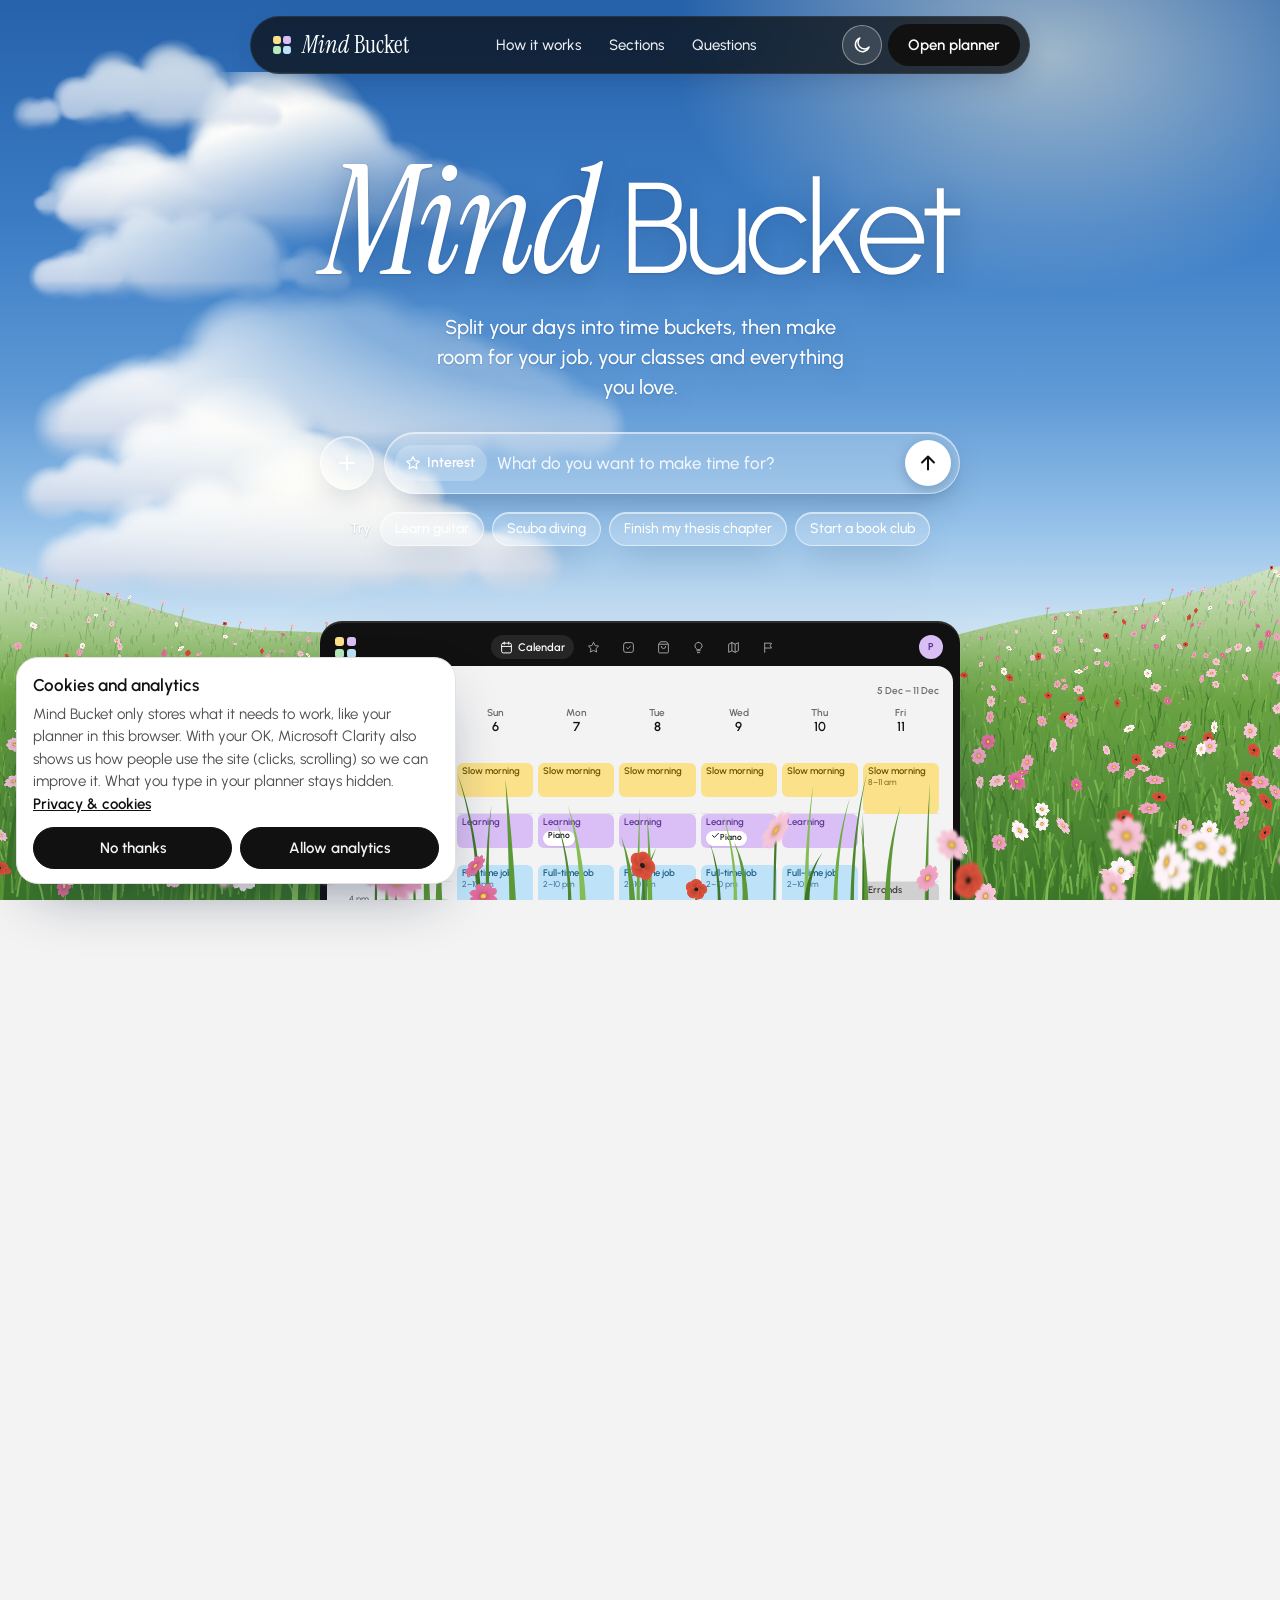
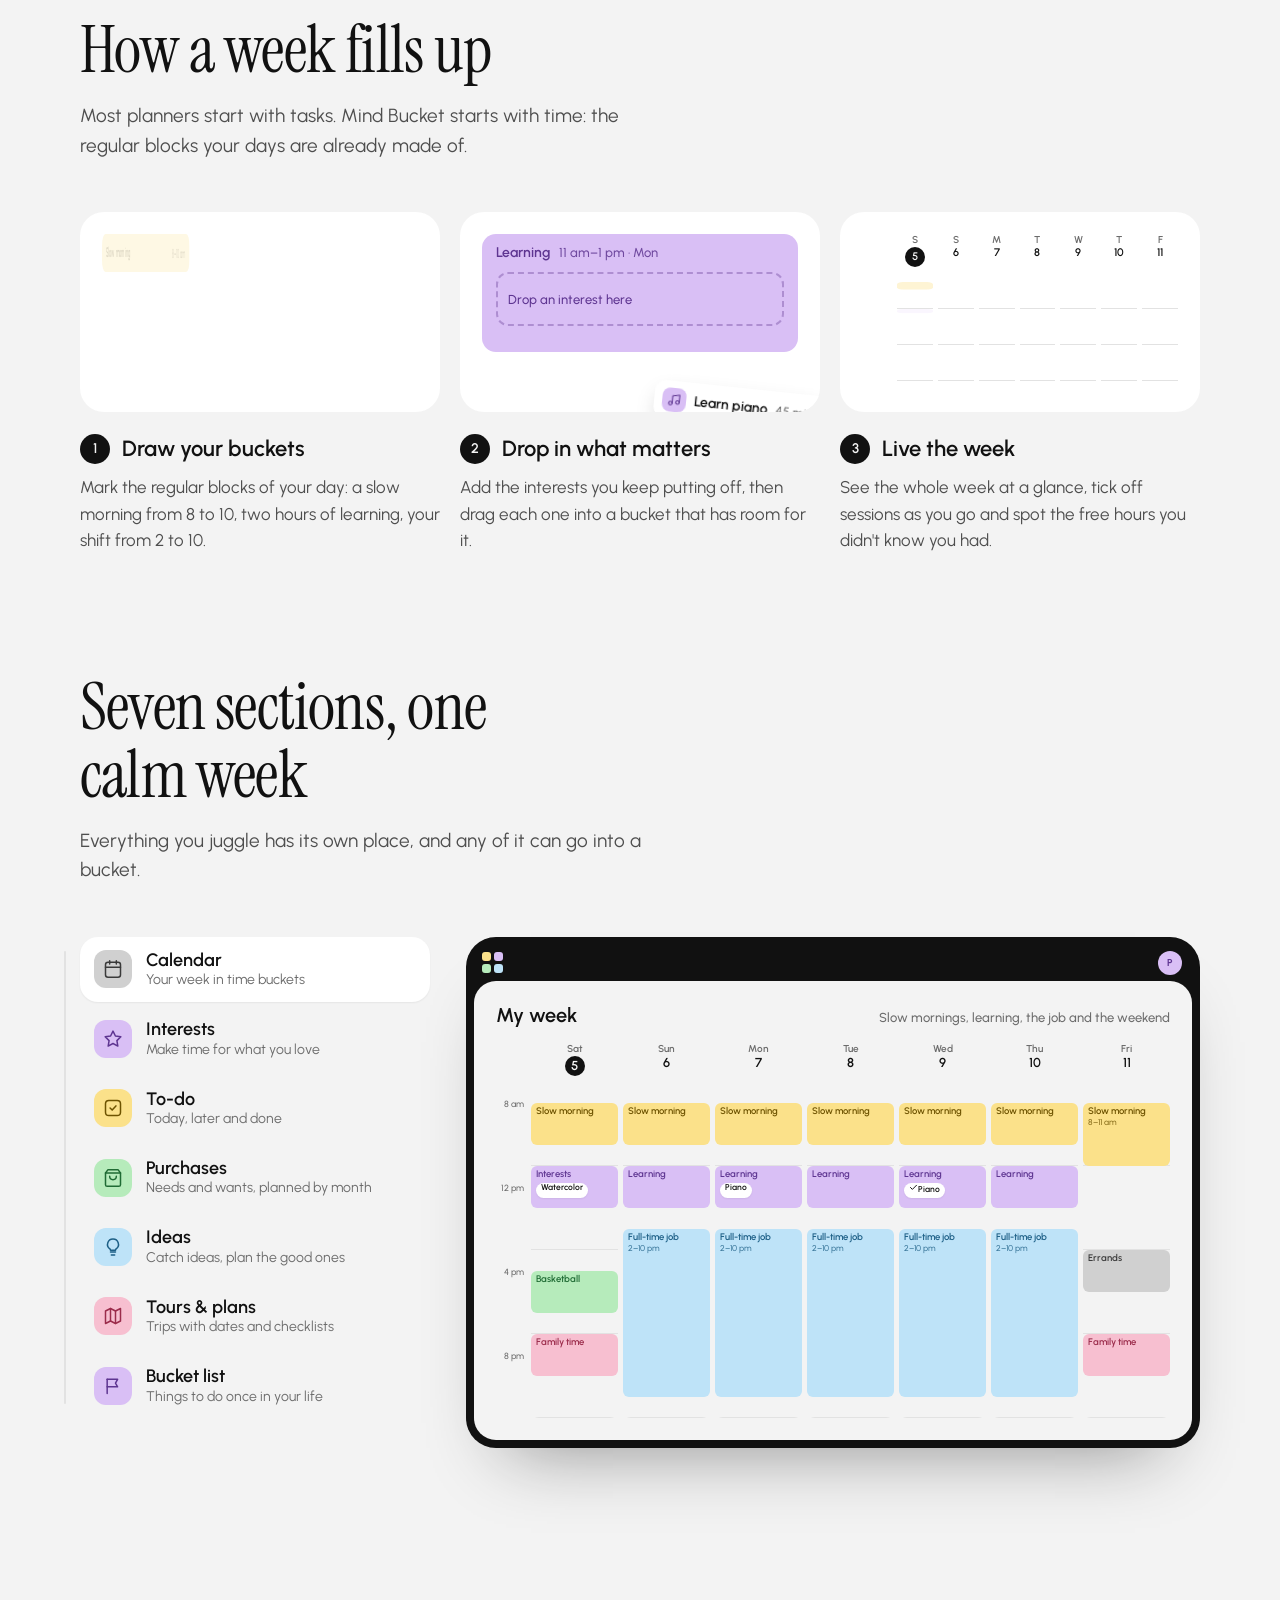
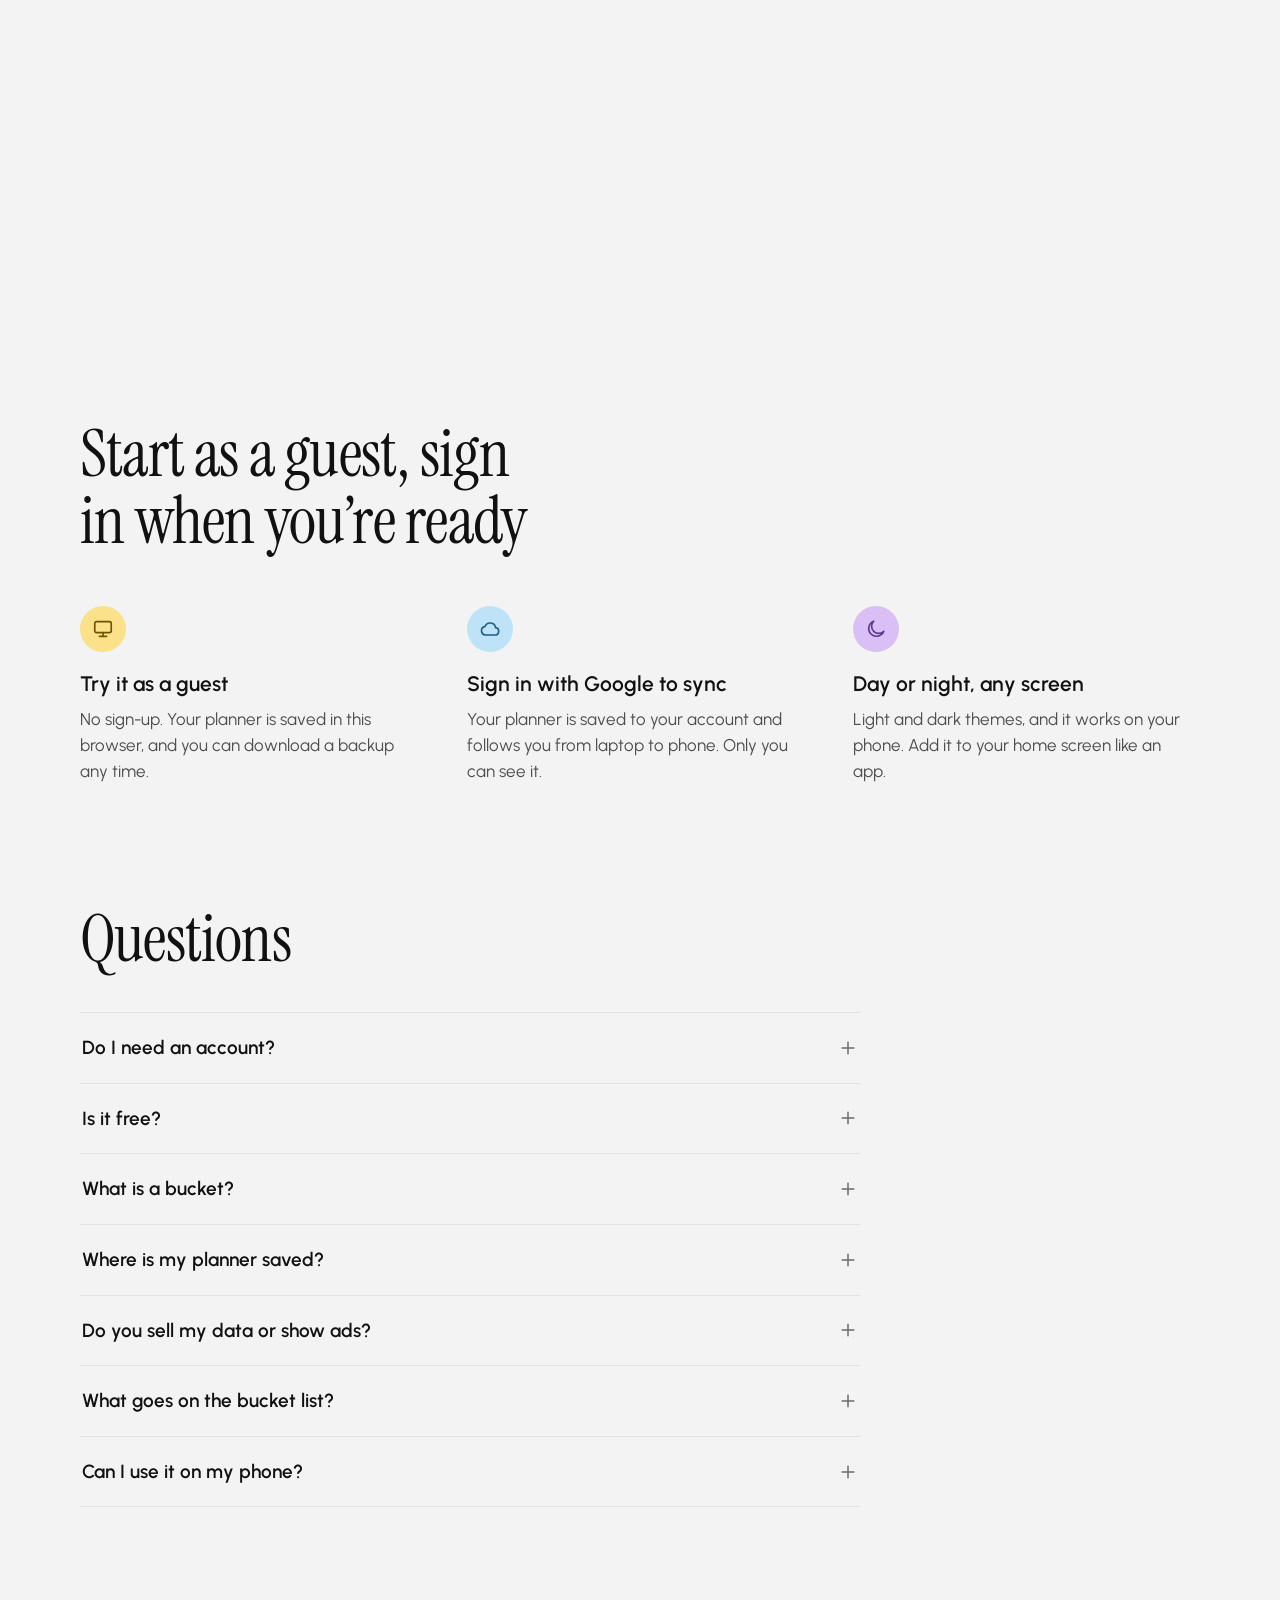
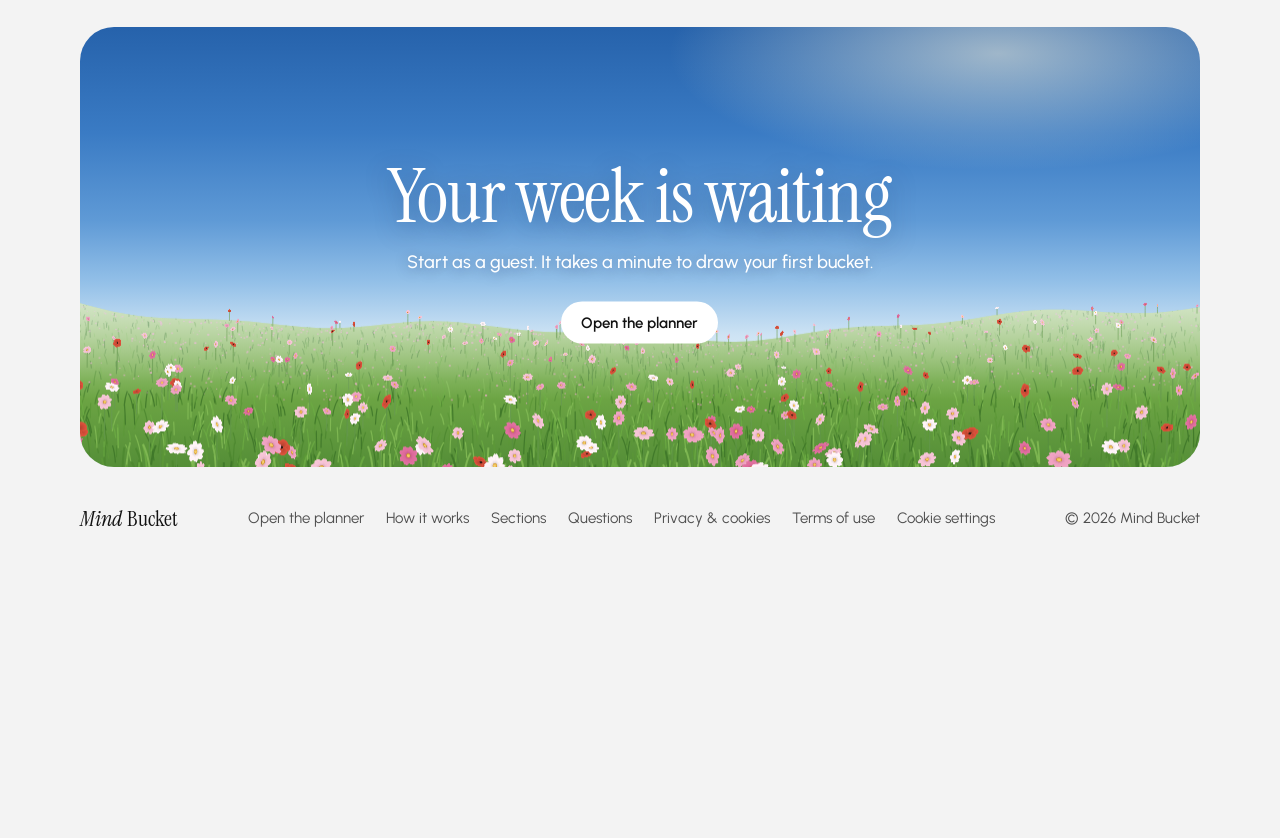
<file: index.html>
<!doctype html>
<html lang="en">
<head>
<meta charset="utf-8">
<meta name="viewport" content="width=device-width, initial-scale=1, viewport-fit=cover">
<title>Mind Bucket · plan your week in time buckets</title>
<meta name="description" content="A calm week planner for people with a job, classes and too many interests. Split your days into time buckets and make room for what you love. Free, no sign-up.">
<meta name="theme-color" content="#2A68B0">
<meta name="color-scheme" content="light dark">
<link rel="icon" href="/favicon.svg" type="image/svg+xml">
<link rel="icon" href="/icon-192.png" type="image/png" sizes="192x192">
<link rel="apple-touch-icon" href="/apple-touch-icon.png">
<link rel="manifest" href="/manifest.webmanifest">
<link rel="canonical" href="https://mind-bucket.vercel.app/">
<meta property="og:type" content="website">
<meta property="og:url" content="https://mind-bucket.vercel.app/">
<meta property="og:title" content="Mind Bucket">
<meta property="og:description" content="Split your days into time buckets, then make room for your job, your classes and everything you love.">
<meta property="og:image" content="https://mind-bucket.vercel.app/og.jpg">
<meta name="twitter:card" content="summary_large_image">
<script>
/* Theme before first paint, and send people who already use the planner straight to it.
   ?home (the planner's logo links there) keeps them here for the rest of the tab session, so a refresh or the Back button doesn't bounce them into the planner. */
(function () { try {
  var d = document.documentElement, t = localStorage.getItem('mindbucket.theme');
  if (t === 'light' || t === 'dark') d.setAttribute('data-theme', t);
  var night = t ? t === 'dark' : !!(window.matchMedia && matchMedia('(prefers-color-scheme: dark)').matches);
  if (night) d.classList.add('is-night');
  if (/(^|[?&])home(=|&|$)/.test(location.search)) {
    try { sessionStorage.setItem('mindbucket.home', '1'); } catch (e) {}
    if (location.search === '?home' && history.replaceState) history.replaceState(null, '', '/' + location.hash);
    return;
  }
  var h = location.hash.slice(1);
  if (['calendar','interests','todo','purchases','ideas','plans','bucketlist'].indexOf(h) > -1) { location.replace('/app' + location.hash); return; }
  try { if (sessionStorage.getItem('mindbucket.home')) return; } catch (e) {}
  if (localStorage.getItem('mindbucket.lastUid')) { location.replace('/app'); return; }
  var g = JSON.parse(localStorage.getItem('mindbucket.v1') || 'null');
  if (g && (g.sample === false || g.updatedAt > 0)) location.replace('/app');
} catch (e) {} })();
</script>
<!-- Cookie notice. Microsoft Clarity (za116caklw) loads only after a visitor allows analytics. -->
<script src="/consent.js"></script>
<link rel="preload" href="/fonts/instrument-serif-latin-400-italic.woff2" as="font" type="font/woff2" crossorigin>
<link rel="preload" href="/fonts/urbanist-latin-500-normal.woff2" as="font" type="font/woff2" crossorigin>
<link rel="stylesheet" href="/fonts/fonts.css">
<style>
:root{
  color-scheme:light;
  --frame:#111111; --canvas:#F3F3F3; --surface:#FFFFFF; --subtle:#ECECEC; --muted:#E2E2E2;
  --line:#E2E2E2; --line-strong:#CFCFCF; --ink:#111111; --ink-2:#4E4E4E; --ink-3:#6B6B6B;
  --sky-bg:#E1F1FB; --sky-ac:#BEE3F8; --sky-fg:#1D5F86;
  --mint-bg:#DDF6DE; --mint-ac:#B6EBBB; --mint-fg:#1F6B34;
  --butter-bg:#FFF3C4; --butter-ac:#FBE18A; --butter-fg:#6E5300;
  --rose-bg:#FCE1E8; --rose-ac:#F7BFD0; --rose-fg:#9B2C4B;
  --lavender-bg:#EEDFFB; --lavender-ac:#D9BFF5; --lavender-fg:#5E3591;
  --slate-bg:#ECECEC; --slate-ac:#D0D0D0; --slate-fg:#3A3A3A;
  --shadow-sm:0 1px 2px rgba(17,17,17,.06);
  --menu-bg:rgba(255,255,255,.9);
  --font:"Urbanist",ui-sans-serif,system-ui,-apple-system,"Segoe UI",Roboto,sans-serif;
  --serif:"Instrument Serif",ui-serif,Georgia,"Times New Roman",serif;
}
@media (prefers-color-scheme: dark){
  :root:not([data-theme="light"]){
    color-scheme:dark;
    --frame:#050505; --canvas:#151515; --surface:#1F1F1F; --subtle:#1A1A1A; --muted:#2C2C2C;
    --line:#2C2C2C; --line-strong:#3D3D3D; --ink:#F2F2F2; --ink-2:#BDBDBD; --ink-3:#8F8F8F;
    --sky-bg:#132A3A; --sky-ac:#25506E; --sky-fg:#A9D8F5;
    --mint-bg:#142B1A; --mint-ac:#25502F; --mint-fg:#A8E6B2;
    --butter-bg:#2D2510; --butter-ac:#5C4A12; --butter-fg:#F5DC8A;
    --rose-bg:#33161F; --rose-ac:#64283A; --rose-fg:#F5B5C7;
    --lavender-bg:#261B36; --lavender-ac:#47336A; --lavender-fg:#DCC4F7;
    --slate-bg:#262626; --slate-ac:#3D3D3D; --slate-fg:#D0D0D0;
    --shadow-sm:0 1px 2px rgba(0,0,0,.4);
    --menu-bg:rgba(22,30,52,.92);
  }
}
:root[data-theme="dark"]{
  color-scheme:dark;
  --frame:#050505; --canvas:#151515; --surface:#1F1F1F; --subtle:#1A1A1A; --muted:#2C2C2C;
  --line:#2C2C2C; --line-strong:#3D3D3D; --ink:#F2F2F2; --ink-2:#BDBDBD; --ink-3:#8F8F8F;
  --sky-bg:#132A3A; --sky-ac:#25506E; --sky-fg:#A9D8F5;
  --mint-bg:#142B1A; --mint-ac:#25502F; --mint-fg:#A8E6B2;
  --butter-bg:#2D2510; --butter-ac:#5C4A12; --butter-fg:#F5DC8A;
  --rose-bg:#33161F; --rose-ac:#64283A; --rose-fg:#F5B5C7;
  --lavender-bg:#261B36; --lavender-ac:#47336A; --lavender-fg:#DCC4F7;
  --slate-bg:#262626; --slate-ac:#3D3D3D; --slate-fg:#D0D0D0;
  --shadow-sm:0 1px 2px rgba(0,0,0,.4);
  --menu-bg:rgba(22,30,52,.92);
}
.t-butter{--t-bg:var(--butter-bg);--t-ac:var(--butter-ac);--t-fg:var(--butter-fg)}
.t-lavender{--t-bg:var(--lavender-bg);--t-ac:var(--lavender-ac);--t-fg:var(--lavender-fg)}
.t-sky{--t-bg:var(--sky-bg);--t-ac:var(--sky-ac);--t-fg:var(--sky-fg)}
.t-mint{--t-bg:var(--mint-bg);--t-ac:var(--mint-ac);--t-fg:var(--mint-fg)}
.t-rose{--t-bg:var(--rose-bg);--t-ac:var(--rose-ac);--t-fg:var(--rose-fg)}
.t-slate{--t-bg:var(--slate-bg);--t-ac:var(--slate-ac);--t-fg:var(--slate-fg)}

*,*::before,*::after{box-sizing:border-box}
html{background:var(--canvas)}
body{margin:0;background:var(--canvas);color:var(--ink);font:400 17px/1.55 var(--font);-webkit-font-smoothing:antialiased;overflow-x:hidden}
h1,h2,h3,h4,p{margin:0}
a{color:inherit}
button,input{font:inherit;color:inherit}
button{cursor:pointer}
[hidden]{display:none!important}
.ic{width:20px;height:20px;flex:none;fill:none;stroke:currentColor;stroke-width:1.8;stroke-linecap:round;stroke-linejoin:round}
.sr{position:absolute;width:1px;height:1px;overflow:hidden;clip:rect(0 0 0 0);white-space:nowrap}
.skip{position:fixed;left:16px;top:-60px;z-index:50;background:#111;color:#fff;padding:10px 14px;border-radius:10px;text-decoration:none}
.skip:focus{top:16px}
:focus-visible{outline:2px solid var(--ink);outline-offset:3px}
.hero :focus-visible,.nav :focus-visible,.closing :focus-visible{outline-color:#fff}

/* ---------- glass nav ---------- */
.nav{position:fixed;top:16px;left:50%;z-index:30;transform:translateX(-50%);width:min(780px,calc(100% - 24px));height:58px;
  display:flex;align-items:center;gap:6px;padding:0 9px 0 20px;border-radius:999px;color:#fff;
  background:rgba(255,255,255,.16);border:1px solid rgba(255,255,255,.42);
  -webkit-backdrop-filter:blur(18px) saturate(150%);backdrop-filter:blur(18px) saturate(150%);
  box-shadow:0 10px 30px -10px rgba(12,38,80,.3);transition:background .35s,border-color .35s;animation:navIn .9s .05s both}
.nav.solid{background:rgba(17,17,17,.78);border-color:rgba(255,255,255,.08)}
@keyframes navIn{from{opacity:0;transform:translate(-50%,-14px)}to{opacity:1;transform:translateX(-50%)}}
.brand{display:flex;align-items:center;gap:9px;text-decoration:none;font:400 24px/1 var(--serif);letter-spacing:.005em;white-space:nowrap}
.brand i{font-style:italic}
.brand svg{width:22px;height:22px}
.links{display:flex;gap:2px;margin:0 auto;list-style:none;padding:0}
.links a{display:block;padding:9px 13px;border-radius:999px;text-decoration:none;font:500 15px/1 var(--font);color:rgba(255,255,255,.92)}
.links a:hover{background:rgba(255,255,255,.16)}
.nav-end{display:flex;align-items:center;gap:6px;margin-left:auto}
.links + .nav-end{margin-left:0}
.round{width:40px;height:40px;border-radius:50%;display:grid;place-items:center;border:1px solid rgba(255,255,255,.4);background:rgba(255,255,255,.12);color:#fff}
.round:hover{background:rgba(255,255,255,.24)}
.cta{display:inline-flex;align-items:center;justify-content:center;gap:8px;height:42px;padding:0 20px;border-radius:999px;border:0;
  background:#111;color:#fff;font:600 15px/1 var(--font);text-decoration:none;white-space:nowrap;transition:transform .15s}
.cta:hover{transform:translateY(-1px)}
.cta:active{transform:none}
.cta.light{background:#fff;color:#111}

/* ---------- hero scene ---------- */
.hero{position:relative;isolation:isolate;overflow:hidden;min-height:max(660px,100svh);display:flex;flex-direction:column;align-items:center;color:#fff}
.sky{position:absolute;inset:0 0 auto 0;height:100%;z-index:-4;will-change:transform}
.sky-day,.sky-night{position:absolute;inset:0;transition:opacity 1.2s ease}
.sky-day{background:
  radial-gradient(42% 38% at 82% 6%,rgba(255,247,222,.55),rgba(255,247,222,0) 70%),
  linear-gradient(180deg,#2662AB 0%,#3A7BC4 24%,#5F9AD6 44%,#93C0E8 58%,#CDE3F4 70%,#E6F1F8 80%)}
.sky-night{opacity:0;background:
  radial-gradient(18% 16% at 80% 12%,rgba(236,232,210,.28),rgba(236,232,210,0) 70%),
  linear-gradient(180deg,#050B1E 0%,#0B1736 30%,#182A57 52%,#2E4275 66%,#4A5C88 78%)}
.moon{position:absolute;right:18%;top:9%;width:54px;height:54px;border-radius:50%;opacity:0;transition:opacity 1.2s ease;
  background:radial-gradient(circle at 38% 36%,#FBF8EC,#E7E1C8 70%,#D5CDAF);box-shadow:0 0 40px 8px rgba(240,234,205,.25)}
html.is-night .sky-night,html.is-night .moon{opacity:1}
#stars{position:absolute;left:0;top:0;width:100%;opacity:0;transition:opacity 1.2s ease}
html.is-night #stars{opacity:1}
.clouds{position:absolute;inset:0;z-index:-3;pointer-events:none;will-change:transform;
  -webkit-mask-image:radial-gradient(44% 24% at 50% 31%,rgba(0,0,0,.3) 0%,rgba(0,0,0,.3) 55%,#000 100%);
  mask-image:radial-gradient(44% 24% at 50% 31%,rgba(0,0,0,.3) 0%,rgba(0,0,0,.3) 55%,#000 100%)}
.cloud{position:absolute;left:0;will-change:transform;animation:drift var(--du,200s) var(--dl,0s) linear infinite}
@keyframes drift{from{transform:translate3d(-110%,0,0)}to{transform:translate3d(100vw,0,0)}}
.field{position:absolute;left:0;width:100%;pointer-events:none;opacity:0;transition:opacity .9s ease}
.ready .field{opacity:1}
.ready .field.swap{opacity:0;transition-duration:.3s}
#field-back{z-index:-1}
#field-front{z-index:2}

.hero-copy{position:relative;z-index:3;width:min(720px,calc(100% - 32px));margin:clamp(118px,17vh,168px) 0 44px;display:flex;flex-direction:column;align-items:center;text-align:center;
  text-shadow:0 1px 2px rgba(12,40,84,.22),0 8px 30px rgba(12,40,84,.32)}
.wordmark{font:400 clamp(52px,16.5vw,150px)/.92 var(--serif);letter-spacing:-.025em;white-space:nowrap}
.wordmark .w{display:inline-block;animation:rise 1.15s cubic-bezier(.2,.7,.2,1) both}
.wordmark .mind{font-style:italic}
.wordmark .bucket{font:300 .86em/1 var(--font);letter-spacing:-.045em;animation-delay:.16s}
.lede{margin-top:20px;max-width:34ch;font:500 clamp(17px,1.9vw,20px)/1.5 var(--font);animation:rise 1s .4s both}
@keyframes rise{from{opacity:0;transform:translateY(16px);filter:blur(10px)}to{opacity:1;transform:none;filter:blur(0)}}

.ask{position:relative;width:min(640px,100%);margin-top:30px;text-shadow:none;animation:rise 1s .58s both}
.ask-row{display:flex;align-items:center;gap:10px}
.glass{background:rgba(255,255,255,.2);border:1px solid rgba(255,255,255,.55);
  -webkit-backdrop-filter:blur(16px) saturate(160%);backdrop-filter:blur(16px) saturate(160%);
  box-shadow:inset 0 1px 0 rgba(255,255,255,.55),0 14px 34px -12px rgba(10,34,72,.35)}
html.is-night .glass{background:rgba(160,180,230,.14);border-color:rgba(200,214,255,.35)}
.ask-plus{flex:none;width:54px;height:54px;border-radius:50%;display:grid;place-items:center;color:#fff}
.ask-plus .ic{width:24px;height:24px;transition:transform .25s ease}
.ask-plus[aria-expanded="true"] .ic{transform:rotate(45deg)}
.ask-bar{flex:1;min-width:0;height:62px;display:flex;align-items:center;gap:6px;padding:0 8px 0 10px;border-radius:999px;transition:border-color .2s,box-shadow .2s}
.ask:focus-within .ask-bar{border-color:rgba(255,255,255,.95);box-shadow:inset 0 1px 0 rgba(255,255,255,.55),0 0 0 4px rgba(255,255,255,.16),0 14px 34px -12px rgba(10,34,72,.35)}
.kind{flex:none;display:inline-flex;align-items:center;gap:6px;height:36px;padding:0 12px 0 10px;border-radius:999px;border:0;background:rgba(255,255,255,.22);color:#fff;font:600 14px/1 var(--font)}
.kind .ic{width:16px;height:16px}
.kind:hover{background:rgba(255,255,255,.32)}
#ask-input{flex:1;min-width:0;height:100%;border:0;background:none;outline:none;color:#fff;font:500 17px/1 var(--font);padding:0 4px}
#ask-input::placeholder{color:rgba(255,255,255,.86);opacity:1}
.go{flex:none;width:46px;height:46px;border-radius:50%;border:0;background:#fff;color:#111;display:grid;place-items:center;box-shadow:0 4px 14px rgba(10,34,72,.25);transition:transform .15s}
.go:hover{transform:scale(1.05)}
.go .ic{width:22px;height:22px;stroke-width:2.2}
.menu{position:absolute;left:64px;top:calc(100% + 10px);z-index:10;width:min(330px,calc(100% - 64px));padding:6px;border-radius:22px;text-align:left;
  background:var(--menu-bg);color:var(--ink);-webkit-backdrop-filter:blur(22px);backdrop-filter:blur(22px);
  box-shadow:0 24px 60px -18px rgba(8,26,60,.45);transform-origin:20% 0;animation:pop .18s ease-out}
@keyframes pop{from{opacity:0;transform:translateY(-6px) scale(.97)}to{opacity:1;transform:none}}
.menu button{display:flex;align-items:center;gap:12px;width:100%;padding:10px;border:0;border-radius:16px;background:none;text-align:left}
.menu button:hover,.menu button:focus-visible{background:rgba(127,127,127,.12);outline:none}
.menu button[aria-checked="true"]{background:rgba(127,127,127,.16)}
.menu .sw{width:34px;height:34px;border-radius:11px;display:grid;place-items:center;background:var(--t-ac);color:var(--t-fg)}
.menu .sw .ic{width:18px;height:18px}
.menu b{display:block;font:600 15px/1.2 var(--font)}
.menu small{display:block;font:400 13px/1.3 var(--font);color:var(--ink-3)}
.menu .tick{margin-left:auto;width:18px;height:18px;opacity:0}
.menu button[aria-checked="true"] .tick{opacity:1}
.try{display:flex;flex-wrap:wrap;justify-content:center;align-items:center;gap:8px;margin-top:18px;animation:rise 1s .72s both}
.try > span{font:500 14px/1 var(--font);margin-right:2px}
.try button{height:34px;padding:0 14px;border-radius:999px;color:#fff;font:500 14px/1 var(--font);text-shadow:none}
.try button:hover{background:rgba(255,255,255,.3)}
.free{margin-top:16px;font:500 14px/1.4 var(--font);opacity:.92;animation:rise 1s .82s both}

/* the planner rising out of the meadow */
.screen-wrap{position:relative;z-index:1;margin-top:auto;width:min(660px,calc(100% - 40px));height:clamp(200px,31vh,300px)}
.screen-rise{position:absolute;left:50%;top:0;width:640px;margin-left:-320px;animation:emerge 1.5s .62s cubic-bezier(.16,.84,.24,1) both}
@keyframes emerge{from{opacity:0;transform:translateY(170px)}to{opacity:1;transform:none}}
.screen{width:640px;transform-origin:50% 0;transform:scale(var(--s,1));background:var(--frame);border-radius:22px;padding:7px 7px 0;
  box-shadow:0 2px 0 rgba(255,255,255,.12) inset,0 40px 80px -30px rgba(8,30,60,.55),0 0 0 1px rgba(255,255,255,.06)}
.s-top{display:flex;align-items:center;gap:10px;height:38px;padding:0 10px 0 8px;color:#fff}
.dots{display:grid;grid-template-columns:repeat(2,9px);gap:3px}
.dots i{width:9px;height:9px;border-radius:3px}
.s-nav{display:flex;gap:4px;margin:0 auto;font:600 11px/1 var(--font)}
.s-nav span{display:flex;align-items:center;gap:5px;height:24px;padding:0 9px;border-radius:999px;color:#A1A1A1}
.s-nav span.on{background:#262626;color:#fff}
.s-nav .ic{width:13px;height:13px}
.s-av{width:24px;height:24px;border-radius:50%;background:var(--lavender-ac);color:var(--lavender-fg);display:grid;place-items:center;font:700 10px/1 var(--font)}
.s-canvas{background:var(--canvas);color:var(--ink);border-radius:16px 16px 0 0;padding:14px 14px 0;height:380px;overflow:hidden}
.s-head{display:flex;align-items:baseline;justify-content:space-between;margin-bottom:10px}
.s-head b{font:600 17px/1 var(--font)}
.s-head small{font:600 10px/1 var(--font);color:var(--ink-3);text-transform:none}

/* mini week grid (hero + tour + step 3) */
.wk{--hh:17px;display:grid;grid-template-columns:30px repeat(7,1fr);column-gap:5px;font-family:var(--font)}
.wk-day{text-align:center;padding-bottom:6px;font:600 10px/1.1 var(--font);color:var(--ink-3)}
.wk-day i{display:block;font-style:normal;font-size:13px;color:var(--ink);margin-top:2px}
.wk-day.today i{display:grid;place-items:center;width:20px;height:20px;margin:2px auto 0;border-radius:50%;background:var(--ink);color:var(--canvas)}
.wk-hrs{position:relative;grid-row:2}
.wk-hrs span{position:absolute;right:2px;transform:translateY(-50%);font:500 9px/1 var(--font);color:var(--ink-3);white-space:nowrap}
.wk-col{position:relative;grid-row:2;height:calc(var(--hh) * 16);border-radius:8px;background:repeating-linear-gradient(180deg,transparent 0 calc(var(--hh) * 4 - 1px),var(--line) calc(var(--hh) * 4 - 1px) calc(var(--hh) * 4))}
.wk-b{position:absolute;left:0;right:0;border-radius:6px;background:var(--t-ac);color:var(--t-fg);padding:3px 5px;overflow:hidden;font:600 9.5px/1.15 var(--font)}
.wk-b > span{display:block;white-space:nowrap;overflow:hidden;text-overflow:ellipsis}
.wk-b small{display:block;font:500 8.5px/1.2 var(--font);opacity:.8}
.wk-chip{display:flex;align-items:center;gap:3px;margin-top:3px;height:15px;padding:0 5px;border-radius:999px;background:var(--surface);color:var(--ink);font:600 8.5px/1 var(--font);width:max-content;max-width:100%;box-shadow:var(--shadow-sm)}
.wk-chip .ic{width:9px;height:9px;stroke-width:2.6}
.wk-now{position:absolute;left:-3px;right:0;height:2px;background:var(--ink);z-index:2}
.wk-now::before{content:"";position:absolute;left:0;top:-3px;width:8px;height:8px;border-radius:50%;background:var(--ink)}
.screen .wk-b{animation:fill .55s calc(1.45s + var(--i) * 40ms) cubic-bezier(.2,.8,.2,1) both;transform-origin:50% 0}
@keyframes fill{from{opacity:0;transform:scaleY(.15)}to{opacity:1;transform:none}}
.screen .fly{animation:fly 1.15s 2.75s cubic-bezier(.3,.7,.2,1) both}
@keyframes fly{0%{opacity:0;transform:translate(150px,-110px) rotate(12deg) scale(1.2)}35%{opacity:1}100%{opacity:1;transform:none}}

/* ---------- sheet below the hero ---------- */
.sheet{position:relative;z-index:4;margin-top:-34px;background:var(--canvas);border-radius:34px 34px 0 0}
.wrap{width:min(1120px,calc(100% - 48px));margin:0 auto}
.block{padding-top:120px}
.title{font:400 clamp(42px,5.4vw,66px)/1.02 var(--serif);letter-spacing:-.012em;max-width:16ch}
.intro{margin-top:18px;max-width:54ch;font-size:19px;color:var(--ink-2)}

.steps{list-style:none;padding:0;margin:52px 0 0;display:grid;grid-template-columns:repeat(3,1fr);gap:20px}
.step{display:flex;flex-direction:column;gap:10px}
.art{position:relative;height:200px;border-radius:24px;background:var(--surface);overflow:hidden;margin-bottom:12px;padding:22px}
.step h3{display:flex;align-items:center;gap:12px;font:600 22px/1.25 var(--font)}
.step h3 .n{flex:none;width:30px;height:30px;border-radius:50%;display:grid;place-items:center;background:var(--ink);color:var(--canvas);font:600 14px/1 var(--font)}
.step p{color:var(--ink-2);max-width:36ch}
.bar{display:flex;align-items:center;justify-content:space-between;height:38px;padding:0 14px;border-radius:12px;background:var(--t-ac);color:var(--t-fg);font:600 14px/1 var(--font);margin-bottom:9px;transform-origin:0 50%}
.bar small{font:500 13px/1 var(--font);opacity:.85}
.bar.tall{height:60px;align-items:flex-start;padding-top:12px}
html.js:not(.gsap) .steps:not(.played) .bar{opacity:0;transform:scaleX(.08)}
html.js:not(.gsap) .steps:not(.played) .icard{transform:translate(150px,30px) rotate(6deg)}
.played .bar{animation:grow .7s calc(var(--i) * 140ms) cubic-bezier(.2,.8,.2,1) both}
@keyframes grow{from{transform:scaleX(.08);opacity:0}to{transform:none;opacity:1}}
.drop{border-radius:14px;background:var(--lavender-ac);color:var(--lavender-fg);padding:12px 14px;height:118px;font:600 14px/1 var(--font)}
.drop small{font:500 13px/1 var(--font);opacity:.85;margin-left:6px}
.slot{margin-top:12px;height:54px;border-radius:12px;border:2px dashed rgba(94,53,145,.35);display:flex;align-items:center;padding:0 10px;font:500 13px/1 var(--font)}
html.is-night .slot{border-color:rgba(220,196,247,.35)}
.icard{position:absolute;left:44px;top:146px;display:flex;align-items:center;gap:8px;height:38px;padding:0 14px 0 8px;border-radius:12px;background:var(--surface);color:var(--ink);box-shadow:0 10px 24px -8px rgba(17,17,17,.3);font:600 14px/1 var(--font)}
.icard .dot{width:24px;height:24px;border-radius:8px;display:grid;place-items:center;background:var(--lavender-ac);color:var(--lavender-fg)}
.icard .dot .ic{width:14px;height:14px}
.icard small{font:500 12px/1 var(--font);color:var(--ink-3)}
.played .icard{animation:place 1.3s .2s cubic-bezier(.45,.05,.2,1) both}
@keyframes place{0%{transform:translate(150px,30px) rotate(6deg)}55%{transform:translate(-4px,-80px) rotate(-2deg)}100%{transform:translate(0,-84px)}}
.art .wk{--hh:9px}
.art .wk-day i{font-size:11px}

/* tour */
.tour{display:grid;grid-template-columns:minmax(260px,350px) 1fr;gap:36px;margin-top:52px;align-items:start}
.tabs-wrap{position:relative;min-width:0}
.tabs{display:flex;flex-direction:column;gap:4px}
.rail{display:none;position:absolute;left:-16px;top:14px;bottom:14px;width:2px;border-radius:2px;background:var(--line)}
.rail i{display:block;height:100%;border-radius:2px;background:var(--ink);transform-origin:50% 0;transform:scaleY(0)}
html.tour-pin .rail{display:block}
html.tour-pin .stage{position:relative;top:0}
h2[tabindex="-1"]:focus{outline:none}
html.gsap .hero-copy,html.gsap #screen-wrap,html.gsap .field{will-change:transform}
.tab{display:grid;grid-template-columns:38px 1fr;column-gap:14px;align-items:center;padding:12px 14px;border:0;border-radius:18px;background:none;text-align:left;color:var(--ink)}
.tab .sw{grid-row:span 2;width:38px;height:38px;border-radius:12px;display:grid;place-items:center;background:var(--t-ac);color:var(--t-fg)}
.tab b{font:600 18px/1.25 var(--font)}
.tab small{font:400 14px/1.35 var(--font);color:var(--ink-3)}
.tab:hover{background:rgba(127,127,127,.08)}
.tab[aria-selected="true"]{background:var(--surface);box-shadow:var(--shadow-sm)}
.stage{position:sticky;top:96px;background:var(--frame);border-radius:30px;padding:8px;box-shadow:0 40px 70px -40px rgba(17,17,17,.45)}
.stage .s-top{height:36px}
.pane{background:var(--canvas);border-radius:22px;padding:22px;min-height:440px}
.pane.show{animation:paneIn .28s ease-out}
@keyframes paneIn{from{opacity:0;transform:translateY(6px)}to{opacity:1;transform:none}}
.pane h4{font:600 20px/1.2 var(--font);margin-bottom:16px;display:flex;align-items:baseline;justify-content:space-between;gap:12px}
.pane h4 small{font:500 13px/1 var(--font);color:var(--ink-3)}
.pane .wk{--hh:21px}
.g2{display:grid;grid-template-columns:1fr 1fr;gap:12px}
.g3{display:grid;grid-template-columns:repeat(3,1fr);gap:10px}
.mc{background:var(--surface);border-radius:16px;padding:14px}
.mc-h{display:flex;align-items:center;gap:10px;margin-bottom:10px}
.mc-h b{font:600 15px/1.2 var(--font)}
.mc-h small{display:block;font:500 12px/1.3 var(--font);color:var(--ink-3)}
.circ{flex:none;width:32px;height:32px;border-radius:50%;display:grid;place-items:center;background:var(--t-ac);color:var(--t-fg)}
.circ .ic{width:16px;height:16px}
.segs{display:flex;gap:4px}
.segs i{flex:1;height:7px;border-radius:4px;background:var(--muted)}
.segs i.on{background:var(--t-fg)}
.chip{display:inline-flex;align-items:center;height:22px;padding:0 9px;border-radius:999px;background:var(--t-bg);color:var(--t-fg);font:600 12px/1 var(--font);white-space:nowrap}
.rows{display:flex;flex-direction:column;gap:8px}
.lh{display:flex;align-items:center;gap:8px;font:600 14px/1 var(--font);margin:14px 0 8px}
.lh span{color:var(--ink-3);font-weight:500}
.row{display:flex;align-items:center;gap:10px;min-height:44px;padding:8px 12px;border-radius:12px;background:var(--surface);font:500 14px/1.3 var(--font)}
.row .meta{margin-left:auto;font:500 12px/1 var(--font);color:var(--ink-3);white-space:nowrap}
.row s{color:var(--ink-3)}
.cb{flex:none;width:20px;height:20px;border-radius:7px;border:1.6px solid var(--line-strong);display:grid;place-items:center}
.cb.on{background:var(--ink);border-color:var(--ink);color:var(--canvas)}
.cb .ic{width:12px;height:12px;stroke-width:2.6}
.capture{display:flex;align-items:center;gap:10px;height:46px;padding:0 8px 0 14px;border-radius:14px;background:var(--surface);color:var(--ink-3);font:500 14px/1 var(--font)}
.capture .btn{margin-left:auto;height:30px;padding:0 12px;border-radius:999px;background:var(--ink);color:var(--canvas);display:grid;place-items:center;font:600 12px/1 var(--font)}
.col-h{display:flex;align-items:center;justify-content:space-between;margin-bottom:10px;font:600 14px/1 var(--font)}
.col-h b{font:600 16px/1 var(--font)}
.price{font:600 13px/1 var(--font);margin-left:auto;white-space:nowrap}
.note{font:500 12px/1.3 var(--font);color:var(--ink-3)}
.cover{height:92px;border-radius:14px;background:var(--t-ac);position:relative;margin-bottom:12px}
.cover .circ{position:absolute;left:12px;top:12px;background:var(--surface);color:var(--t-fg)}
.cover .pill{position:absolute;right:10px;top:10px;height:24px;padding:0 10px;border-radius:999px;background:var(--surface);color:var(--ink);display:grid;place-items:center;font:600 11px/1 var(--font)}
.goal-t{font:600 17px/1.2 var(--font)}
.ft{display:flex;align-items:center;justify-content:space-between;margin-top:10px}
.prog{height:8px;border-radius:4px;background:var(--muted);overflow:hidden;margin:8px 0 4px}
.prog i{display:block;height:100%;border-radius:4px;background:var(--ink)}

/* account */
.three{display:grid;grid-template-columns:repeat(3,1fr);gap:40px;margin-top:52px}
.three .circ{width:46px;height:46px;margin-bottom:18px}
.three .circ .ic{width:22px;height:22px}
.three h3{font:600 21px/1.3 var(--font);margin-bottom:8px}
.three p{color:var(--ink-2);max-width:34ch}

/* questions */
.qa{margin-top:40px;max-width:780px;border-top:1px solid var(--line)}
.qa details{border-bottom:1px solid var(--line)}
.qa summary{display:flex;align-items:center;justify-content:space-between;gap:16px;padding:22px 2px;cursor:pointer;list-style:none;font:600 19px/1.35 var(--font)}
.qa summary::-webkit-details-marker{display:none}
.qa summary .ic{transition:transform .25s ease;color:var(--ink-3)}
.qa details[open] summary .ic{transform:rotate(45deg)}
.qa details p{padding:0 2px 24px;max-width:62ch;color:var(--ink-2)}

/* closing scene */
.closing{position:relative;overflow:hidden;isolation:isolate;margin-top:120px;border-radius:34px;min-height:440px;display:flex;flex-direction:column;align-items:center;justify-content:flex-start;text-align:center;color:#fff;padding:84px 24px 0}
.closing .sky-day,.closing .sky-night{z-index:-2}
.closing canvas{position:absolute;left:0;bottom:0;width:100%;height:58%;z-index:-1}
.closing-copy{display:flex;flex-direction:column;align-items:center}
.closing h2{font:400 clamp(44px,6vw,76px)/1 var(--serif);letter-spacing:-.015em;text-shadow:0 6px 26px rgba(12,40,84,.35)}
.closing p{margin:14px 0 26px;font:500 18px/1.5 var(--font);text-shadow:0 2px 14px rgba(12,40,84,.4)}
footer{display:flex;flex-wrap:wrap;align-items:center;justify-content:space-between;gap:16px 32px;padding:40px 0 48px;color:var(--ink-2);font-size:15px}
footer .brand{color:var(--ink);font-size:22px}
footer nav{display:flex;flex-wrap:wrap;gap:6px 22px}
footer nav a,footer .linkish{text-decoration:none;color:inherit;background:none;border:0;padding:0;font:inherit;cursor:pointer}
footer .linkish:hover{text-decoration:underline}
footer nav a:hover{text-decoration:underline}

/* ---------- responsive ---------- */
@media (max-width: 980px){
  .steps,.three{grid-template-columns:1fr;gap:36px}
  .step{max-width:560px}
  .tour{grid-template-columns:1fr;gap:20px}
  .tabs{flex-direction:row;overflow-x:auto;scrollbar-width:none;margin:0 -24px;padding:0 24px 4px}
  .tabs::-webkit-scrollbar{display:none}
  .tab{flex:none;grid-template-columns:30px auto;padding:9px 14px 9px 9px;border-radius:999px}
  .tab .sw{grid-row:auto;width:30px;height:30px;border-radius:50%}
  .tab .sw .ic{width:16px;height:16px}
  .tab b{font-size:15px}
  .tab small{display:none}
  .stage{position:relative;top:0}
}
@media (max-width: 760px){
  .links{display:none}
  .links + .nav-end{margin-left:auto}
  .nav{padding-left:16px}
  .wrap{width:calc(100% - 32px)}
  .tabs{margin:0 -16px;padding:0 16px 4px}
  .block{padding-top:88px}
  .pane{padding:16px;min-height:0}
  .g3{grid-template-columns:1fr}
  .closing{margin-top:88px;min-height:400px;padding-top:64px}
}
@media (max-width: 520px){
  .nav .cta{padding:0 16px;height:40px}
  .brand{font-size:22px}
  .ask-row{gap:8px}
  .ask-plus{width:48px;height:48px}
  .ask-bar{height:56px;padding-left:8px}
  .kind{width:34px;height:34px;padding:0;justify-content:center}
  .kind .lbl{display:none}
  .screen-wrap{width:calc(100% - 64px);height:clamp(170px,24vh,220px)}
  #ask-input{font-size:16px}
  .go{width:42px;height:42px}
  .menu{left:0;width:100%}
  .try button{height:32px;padding:0 12px;font-size:13px}
  .g2{grid-template-columns:1fr}
}
@media (max-width: 380px){
  .nav .brand span{display:none}
}
@media (prefers-reduced-motion: reduce){
  *,*::before,*::after{animation-duration:.001s!important;animation-delay:0s!important;transition-duration:.001s!important}
  .cloud{animation-duration:var(--du)!important;animation-delay:var(--dl)!important;animation-play-state:paused!important}
}
</style>
</head>
<body>
<svg width="0" height="0" style="position:absolute" aria-hidden="true">
  <symbol id="i-calendar" viewBox="0 0 24 24"><rect x="3" y="4" width="18" height="18" rx="3"/><path d="M16 2v4M8 2v4M3 10h18"/></symbol>
  <symbol id="i-star" viewBox="0 0 24 24"><path d="M12 2.5l2.9 5.9 6.5.95-4.7 4.6 1.1 6.5L12 17.4l-5.8 3.05 1.1-6.5-4.7-4.6 6.5-.95L12 2.5z"/></symbol>
  <symbol id="i-checksq" viewBox="0 0 24 24"><rect x="3" y="3" width="18" height="18" rx="4"/><path d="m8.5 12 2.5 2.5 4.5-5"/></symbol>
  <symbol id="i-bag" viewBox="0 0 24 24"><path d="M6 2 3 6v14a2 2 0 0 0 2 2h14a2 2 0 0 0 2-2V6l-3-4z"/><path d="M3 6h18M16 10a4 4 0 0 1-8 0"/></symbol>
  <symbol id="i-idea" viewBox="0 0 24 24"><path d="M9 18h6M10 21.5h4M12 2.5a6.5 6.5 0 0 0-3.8 11.8c.5.4.8 1 .8 1.6V16h6v-.1c0-.6.3-1.2.8-1.6A6.5 6.5 0 0 0 12 2.5z"/></symbol>
  <symbol id="i-map" viewBox="0 0 24 24"><path d="M9 3 3 6v15l6-3 6 3 6-3V3l-6 3-6-3z"/><path d="M9 3v15M15 6v15"/></symbol>
  <symbol id="i-flag" viewBox="0 0 24 24"><path d="M5 21V4"/><path d="M5 4h12.5l-2.5 4.5 2.5 4.5H5"/></symbol>
  <symbol id="i-plus" viewBox="0 0 24 24"><path d="M12 5v14M5 12h14"/></symbol>
  <symbol id="i-check" viewBox="0 0 24 24"><path d="M20 6 9 17l-5-5"/></symbol>
  <symbol id="i-up" viewBox="0 0 24 24"><path d="M12 19V5M5.5 11.5 12 5l6.5 6.5"/></symbol>
  <symbol id="i-sun" viewBox="0 0 24 24"><circle cx="12" cy="12" r="4"/><path d="M12 2v2M12 20v2M4.9 4.9l1.4 1.4M17.7 17.7l1.4 1.4M2 12h2M20 12h2M4.9 19.1l1.4-1.4M17.7 6.3l1.4-1.4"/></symbol>
  <symbol id="i-moon" viewBox="0 0 24 24"><path d="M20.5 14.5A8.5 8.5 0 1 1 9.5 3.5a7 7 0 0 0 11 11z"/></symbol>
  <symbol id="i-plane" viewBox="0 0 24 24"><path d="M2.5 13.5 21 6.5l-4.5 13-4-5.5-6 2.5 2-4.5z"/><path d="m12.5 14 8.5-7.5"/></symbol>
  <symbol id="i-pin" viewBox="0 0 24 24"><path d="M12 21s7-6.1 7-11.5A7 7 0 0 0 5 9.5C5 14.9 12 21 12 21z"/><circle cx="12" cy="9.5" r="2.5"/></symbol>
  <symbol id="i-wave" viewBox="0 0 24 24"><path d="M2 7.5c2 0 2-1.5 4-1.5s2 1.5 4 1.5 2-1.5 4-1.5 2 1.5 4 1.5 2-1.5 4-1.5"/><path d="M2 12.5c2 0 2-1.5 4-1.5s2 1.5 4 1.5 2-1.5 4-1.5 2 1.5 4 1.5 2-1.5 4-1.5"/><path d="M2 17.5c2 0 2-1.5 4-1.5s2 1.5 4 1.5 2-1.5 4-1.5 2 1.5 4 1.5 2-1.5 4-1.5"/></symbol>
  <symbol id="i-mountain" viewBox="0 0 24 24"><path d="M2.5 20 9 8.5l4 7 2.5-4L21.5 20z"/><path d="m7.2 11.7 1.8 1.3 1.7-1.4"/></symbol>
  <symbol id="i-music" viewBox="0 0 24 24"><path d="M9 18V5l12-2v13"/><circle cx="6" cy="18" r="3"/><circle cx="18" cy="16" r="3"/></symbol>
  <symbol id="i-palette" viewBox="0 0 24 24"><path d="M12 3a9 9 0 1 0 0 18c1.2 0 1.8-.9 1.8-1.8 0-.5-.2-.9-.5-1.2-.3-.3-.5-.7-.5-1.2 0-1 .8-1.8 1.8-1.8H16a5 5 0 0 0 5-5C21 6.4 17 3 12 3z"/><circle cx="7.5" cy="11" r="1"/><circle cx="10" cy="7" r="1"/><circle cx="14.5" cy="7" r="1"/></symbol>
  <symbol id="i-bike" viewBox="0 0 24 24"><circle cx="5.5" cy="17" r="3.5"/><circle cx="18.5" cy="17" r="3.5"/><path d="M5.5 17 9 10h6l3.5 7M9 10l3 7h6.5M13.5 6.5H16l-1 3.5"/></symbol>
  <symbol id="i-cloud" viewBox="0 0 24 24"><path d="M7 18.5h10.5a4 4 0 0 0 .6-7.95A6 6 0 0 0 6.6 9.2 4.7 4.7 0 0 0 7 18.5z"/></symbol>
  <symbol id="i-device" viewBox="0 0 24 24"><rect x="3" y="4" width="18" height="12" rx="2"/><path d="M8 20h8M12 16v4"/></symbol>
  <symbol id="i-google" viewBox="0 0 24 24"><path d="M20.5 12.2c0-.6-.1-1.2-.2-1.7H12v3.3h4.8a4.1 4.1 0 0 1-1.8 2.7v2.2h2.9c1.7-1.6 2.6-3.9 2.6-6.5z"/><path d="M12 21c2.4 0 4.5-.8 5.9-2.2L15 16.6c-.8.5-1.8.9-3 .9-2.3 0-4.3-1.6-5-3.7H4v2.3A9 9 0 0 0 12 21z"/><path d="M7 13.8a5.4 5.4 0 0 1 0-3.6V7.9H4a9 9 0 0 0 0 8.2z"/><path d="M12 6.6c1.3 0 2.5.5 3.4 1.3L18 5.4A9 9 0 0 0 4 7.9l3 2.3c.7-2.1 2.7-3.6 5-3.6z"/></symbol>
</svg>

<a class="skip" href="#how">Skip to content</a>

<header class="nav" id="nav">
  <a class="brand" href="/?home" aria-label="Mind Bucket home">
    <svg viewBox="0 0 64 64" aria-hidden="true"><rect x="6" y="6" width="23" height="23" rx="7" fill="#FBE18A"/><rect x="35" y="6" width="23" height="23" rx="7" fill="#D9BFF5"/><rect x="6" y="35" width="23" height="23" rx="7" fill="#B6EBBB"/><rect x="35" y="35" width="23" height="23" rx="7" fill="#BEE3F8"/></svg>
    <span><i>Mind</i> Bucket</span>
  </a>
  <ul class="links">
    <li><a href="#how">How it works</a></li>
    <li><a href="#sections">Sections</a></li>
    <li><a href="#questions">Questions</a></li>
  </ul>
  <div class="nav-end">
    <button class="round" id="theme" type="button" aria-label="Switch to dark mode"><svg class="ic"><use href="#i-moon"/></svg></button>
    <a class="cta" href="/app">Open planner</a>
  </div>
</header>

<main>
  <section class="hero" id="top" aria-labelledby="hero-title">
    <div class="sky" aria-hidden="true">
      <div class="sky-day"></div><div class="sky-night"></div>
      <canvas id="stars"></canvas><div class="moon"></div>
    </div>
    <div class="clouds" id="clouds" aria-hidden="true"></div>
    <canvas class="field" id="field-back" aria-hidden="true"></canvas>

    <div class="hero-copy">
      <h1 class="wordmark" id="hero-title"><span class="w mind">Mind</span> <span class="w bucket">Bucket</span></h1>
      <p class="lede">Split your days into time buckets, then make room for your job, your classes and everything you love.</p>

      <form class="ask" id="ask" action="/app" method="get">
        <div class="ask-row">
          <button type="button" class="ask-plus glass" id="ask-plus" aria-haspopup="menu" aria-expanded="false" aria-controls="ask-menu" aria-label="Choose what you are adding"><svg class="ic"><use href="#i-plus"/></svg></button>
          <div class="ask-bar glass">
            <button type="button" class="kind" id="ask-kind" aria-haspopup="menu" aria-expanded="false" aria-controls="ask-menu"><svg class="ic"><use href="#i-star"/></svg><span class="lbl">Interest</span><span class="sr"> (change)</span></button>
            <label class="sr" for="ask-input" id="ask-label">What do you want to make time for?</label>
            <input id="ask-input" name="add" type="text" autocomplete="off" maxlength="120" enterkeyhint="go" placeholder="What do you want to make time for?">
            <input type="hidden" name="to" id="ask-to" value="interest">
            <button class="go" type="submit" aria-label="Add it in the planner"><svg class="ic"><use href="#i-up"/></svg></button>
          </div>
        </div>
        <div class="menu" id="ask-menu" role="menu" aria-label="What are you adding?" hidden>
          <button type="button" role="menuitemradio" aria-checked="true" data-kind="interest" class="t-lavender"><span class="sw"><svg class="ic"><use href="#i-star"/></svg></span><span><b>Interest</b><small>Something to learn or practise</small></span><svg class="ic tick"><use href="#i-check"/></svg></button>
          <button type="button" role="menuitemradio" aria-checked="false" data-kind="todo" class="t-butter"><span class="sw"><svg class="ic"><use href="#i-checksq"/></svg></span><span><b>To-do</b><small>A task for today</small></span><svg class="ic tick"><use href="#i-check"/></svg></button>
          <button type="button" role="menuitemradio" aria-checked="false" data-kind="idea" class="t-sky"><span class="sw"><svg class="ic"><use href="#i-idea"/></svg></span><span><b>Idea</b><small>Save it for later</small></span><svg class="ic tick"><use href="#i-check"/></svg></button>
          <button type="button" role="menuitemradio" aria-checked="false" data-kind="goal" class="t-rose"><span class="sw"><svg class="ic"><use href="#i-flag"/></svg></span><span><b>Bucket list</b><small>Something to do once in your life</small></span><svg class="ic tick"><use href="#i-check"/></svg></button>
        </div>
      </form>

      <div class="try" id="try">
        <span>Try</span>
        <button type="button" class="glass" data-text="Learn guitar" data-kind="interest">Learn guitar</button>
        <button type="button" class="glass" data-text="Scuba diving" data-kind="goal">Scuba diving</button>
        <button type="button" class="glass" data-text="Finish my thesis chapter" data-kind="todo">Finish my thesis chapter</button>
        <button type="button" class="glass" data-text="Start a book club" data-kind="idea">Start a book club</button>
      </div>
    </div>

    <div class="screen-wrap" id="screen-wrap" aria-hidden="true">
      <div class="screen-rise">
        <div class="screen" id="screen">
          <div class="s-top">
            <span class="dots"><i style="background:#FBE18A"></i><i style="background:#D9BFF5"></i><i style="background:#B6EBBB"></i><i style="background:#BEE3F8"></i></span>
            <span class="s-nav"><span class="on"><svg class="ic"><use href="#i-calendar"/></svg>Calendar</span><span><svg class="ic"><use href="#i-star"/></svg></span><span><svg class="ic"><use href="#i-checksq"/></svg></span><span><svg class="ic"><use href="#i-bag"/></svg></span><span><svg class="ic"><use href="#i-idea"/></svg></span><span><svg class="ic"><use href="#i-map"/></svg></span><span><svg class="ic"><use href="#i-flag"/></svg></span></span>
            <span class="s-av">P</span>
          </div>
          <div class="s-canvas">
            <div class="s-head"><b>My week</b><small id="week-range"></small></div>
            <div class="wk" data-week="hero"></div>
          </div>
        </div>
      </div>
    </div>
    <canvas class="field" id="field-front" aria-hidden="true"></canvas>
  </section>

  <div class="sheet">
    <div class="wrap">
      <section class="block" id="how" aria-labelledby="how-title">
        <h2 class="title" id="how-title">How a week fills up</h2>
        <p class="intro">Most planners start with tasks. Mind Bucket starts with time: the regular blocks your days are already made of.</p>
        <ol class="steps" id="steps">
          <li class="step">
            <div class="art" aria-hidden="true">
              <div class="bar t-butter" style="--i:0">Slow morning <small>8–10 am</small></div>
              <div class="bar t-lavender" style="--i:1">Learning <small>11 am–1 pm</small></div>
              <div class="bar t-sky tall" style="--i:2">Full-time job <small>2–10 pm</small></div>
            </div>
            <h3><span class="n">1</span>Draw your buckets</h3>
            <p>Mark the regular blocks of your day: a slow morning from 8 to 10, two hours of learning, your shift from 2 to 10.</p>
          </li>
          <li class="step">
            <div class="art" aria-hidden="true">
              <div class="drop">Learning <small>11 am–1 pm · Mon</small><div class="slot">Drop an interest here</div></div>
              <div class="icard"><span class="dot"><svg class="ic"><use href="#i-music"/></svg></span>Learn piano <small>45 min</small></div>
            </div>
            <h3><span class="n">2</span>Drop in what matters</h3>
            <p>Add the interests you keep putting off, then drag each one into a bucket that has room for it.</p>
          </li>
          <li class="step">
            <div class="art" aria-hidden="true"><div class="wk" data-week="mini"></div></div>
            <h3><span class="n">3</span>Live the week</h3>
            <p>See the whole week at a glance, tick off sessions as you go and spot the free hours you didn't know you had.</p>
          </li>
        </ol>
      </section>

      <section class="block" id="sections" aria-labelledby="sections-title">
        <h2 class="title" id="sections-title">Seven sections, one calm week</h2>
        <p class="intro">Everything you juggle has its own place, and any of it can go into a bucket.</p>
        <div class="tour">
          <div class="tabs-wrap"><span class="rail" aria-hidden="true"><i></i></span>
          <div class="tabs" role="tablist" aria-label="Sections of the planner" id="tabs">
            <button class="tab t-slate" role="tab" id="tab-calendar" aria-controls="pane-calendar" aria-selected="true"><span class="sw"><svg class="ic"><use href="#i-calendar"/></svg></span><b>Calendar</b><small>Your week in time buckets</small></button>
            <button class="tab t-lavender" role="tab" id="tab-interests" aria-controls="pane-interests" aria-selected="false" tabindex="-1"><span class="sw"><svg class="ic"><use href="#i-star"/></svg></span><b>Interests</b><small>Make time for what you love</small></button>
            <button class="tab t-butter" role="tab" id="tab-todo" aria-controls="pane-todo" aria-selected="false" tabindex="-1"><span class="sw"><svg class="ic"><use href="#i-checksq"/></svg></span><b>To-do</b><small>Today, later and done</small></button>
            <button class="tab t-mint" role="tab" id="tab-purchases" aria-controls="pane-purchases" aria-selected="false" tabindex="-1"><span class="sw"><svg class="ic"><use href="#i-bag"/></svg></span><b>Purchases</b><small>Needs and wants, planned by month</small></button>
            <button class="tab t-sky" role="tab" id="tab-ideas" aria-controls="pane-ideas" aria-selected="false" tabindex="-1"><span class="sw"><svg class="ic"><use href="#i-idea"/></svg></span><b>Ideas</b><small>Catch ideas, plan the good ones</small></button>
            <button class="tab t-rose" role="tab" id="tab-plans" aria-controls="pane-plans" aria-selected="false" tabindex="-1"><span class="sw"><svg class="ic"><use href="#i-map"/></svg></span><b>Tours &amp; plans</b><small>Trips with dates and checklists</small></button>
            <button class="tab t-lavender" role="tab" id="tab-bucketlist" aria-controls="pane-bucketlist" aria-selected="false" tabindex="-1"><span class="sw"><svg class="ic"><use href="#i-flag"/></svg></span><b>Bucket list</b><small>Things to do once in your life</small></button>
          </div></div>

          <div class="stage">
            <div class="s-top" aria-hidden="true">
              <span class="dots"><i style="background:#FBE18A"></i><i style="background:#D9BFF5"></i><i style="background:#B6EBBB"></i><i style="background:#BEE3F8"></i></span>
              <span class="s-av" style="margin-left:auto">P</span>
            </div>

            <div class="pane show" role="tabpanel" id="pane-calendar" aria-labelledby="tab-calendar">
              <h4>My week <small>Slow mornings, learning, the job and the weekend</small></h4>
              <div class="wk" data-week="tour"></div>
            </div>

            <div class="pane" role="tabpanel" id="pane-interests" aria-labelledby="tab-interests" hidden>
              <h4>My interests <small>This week</small></h4>
              <div class="g2">
                <div class="mc t-lavender"><div class="mc-h"><span class="circ"><svg class="ic"><use href="#i-music"/></svg></span><span><b>Learn piano</b><small>Focus · 3 × 45 min a week</small></span></div><div class="segs"><i class="on"></i><i class="on"></i><i></i></div><p class="note" style="margin-top:10px">Scales and one easy song.</p></div>
                <div class="mc t-rose"><div class="mc-h"><span class="circ"><svg class="ic"><use href="#i-palette"/></svg></span><span><b>Watercolor</b><small>Focus · 2 × 90 min a week</small></span></div><div class="segs"><i class="on"></i><i></i></div><p class="note" style="margin-top:10px">Loose landscapes, good light.</p></div>
                <div class="mc t-mint"><div class="mc-h"><span class="circ"><svg class="ic"><use href="#i-bike"/></svg></span><span><b>Cycling</b><small>Maintain · once a week</small></span></div><div class="segs"><i class="on"></i></div><p class="note" style="margin-top:10px">Friday ride with the club.</p></div>
                <div class="mc t-sky"><div class="mc-h"><span class="circ"><svg class="ic"><use href="#i-star"/></svg></span><span><b>Try cooking</b><small>Maintain · once a week</small></span></div><div class="segs"><i></i></div><p class="note" style="margin-top:10px">One new recipe each weekend.</p></div>
              </div>
            </div>

            <div class="pane" role="tabpanel" id="pane-todo" aria-labelledby="tab-todo" hidden>
              <h4>To-do &amp; pending <small>3 open today</small></h4>
              <div class="capture"><svg class="ic"><use href="#i-plus"/></svg>Jot something down… e.g. Call the bank tomorrow<span class="btn">Save</span></div>
              <div class="lh">Today <span>4</span></div>
              <div class="rows">
                <div class="row"><span class="cb on"><svg class="ic"><use href="#i-check"/></svg></span><s>Send weekly update</s><span class="meta">Work</span></div>
                <div class="row"><span class="cb"></span>Submit thesis outline to supervisor<span class="meta">Study</span></div>
                <div class="row"><span class="cb"></span>Pay the electricity bill<span class="meta">Home · 9 pm</span></div>
                <div class="row"><span class="cb"></span>Reply to client about the draft<span class="meta">Work · Full-time job</span></div>
              </div>
              <div class="lh">Later <span>2</span></div>
              <div class="rows"><div class="row"><span class="cb"></span>Return library books<span class="meta">Errand</span></div></div>
            </div>

            <div class="pane" role="tabpanel" id="pane-purchases" aria-labelledby="tab-purchases" hidden>
              <h4>Purchases <small>November</small></h4>
              <div class="g2">
                <div class="mc"><div class="col-h"><span class="chip t-mint">Need</span><b>BDT 2,200</b></div><div class="rows">
                  <div class="row" style="background:var(--canvas)">Coffee beans (500 g)<span class="price">650</span></div>
                  <div class="row" style="background:var(--canvas)">Printer ink<span class="price">1,200</span></div>
                  <div class="row" style="background:var(--canvas)"><s>Desk lamp bulb</s><span class="price">350</span></div></div></div>
                <div class="mc"><div class="col-h"><span class="chip t-rose">Want</span><b>BDT 24,600</b></div><div class="rows">
                  <div class="row" style="background:var(--canvas)">Watercolor paper pad<span class="price">900</span></div>
                  <div class="row" style="background:var(--canvas)">Mechanical keyboard<span class="price">7,500</span></div>
                  <div class="row" style="background:var(--canvas)">Film camera<span class="price">12,000</span></div></div>
                  <p class="note" style="margin-top:10px">Wait 30 days before buying a want.</p></div>
              </div>
            </div>

            <div class="pane" role="tabpanel" id="pane-ideas" aria-labelledby="tab-ideas" hidden>
              <h4>Ideas <small>New, planned, done</small></h4>
              <div class="g3">
                <div><div class="col-h">New <span class="note">3</span></div><div class="rows">
                  <div class="mc"><span class="chip t-sky">App</span><p style="margin-top:8px;font-size:14px">A planner where hobbies get their own time buckets.</p></div>
                  <div class="mc"><span class="chip t-rose">Hobby</span><p style="margin-top:8px;font-size:14px">Paint the rooftop view at sunset.</p></div></div></div>
                <div><div class="col-h">Planned <span class="note">2</span></div><div class="rows">
                  <div class="mc"><span class="chip t-butter">Cooking</span><p style="margin-top:8px;font-size:14px">Try a new khichuri recipe for the family.</p><p class="note" style="margin-top:6px">Sat · Interests bucket</p></div></div></div>
                <div><div class="col-h">Done <span class="note">2</span></div><div class="rows">
                  <div class="mc"><span class="chip t-mint">Home</span><p style="margin-top:8px;font-size:14px">Repaint the old bookshelf in pastel green.</p></div></div></div>
              </div>
            </div>

            <div class="pane" role="tabpanel" id="pane-plans" aria-labelledby="tab-plans" hidden>
              <h4>Tours &amp; plans <small>Next trip in 5 weeks</small></h4>
              <div class="g2">
                <div class="mc t-sky"><div class="cover"><span class="circ"><svg class="ic"><use href="#i-plane"/></svg></span><span class="pill">12–18 Dec</span></div>
                  <div class="goal-t">Sylhet tea gardens</div><p class="note" style="margin-top:4px">Sylhet · BDT 18,000 · 7 days</p>
                  <div class="prog"><i style="width:44%"></i></div><p class="note">4 of 9 on the checklist</p></div>
                <div class="rows">
                  <div class="row"><span class="cb on"><svg class="ic"><use href="#i-check"/></svg></span><s>Book train tickets</s></div>
                  <div class="row"><span class="cb on"><svg class="ic"><use href="#i-check"/></svg></span><s>Reserve the hotel</s></div>
                  <div class="row"><span class="cb"></span>Pack warm clothes</div>
                  <div class="row"><span class="cb"></span>Bring sketchbook and paints</div>
                  <p class="note" style="padding:4px 2px">Your regular buckets pause while you are away.</p>
                </div>
              </div>
            </div>

            <div class="pane" role="tabpanel" id="pane-bucketlist" aria-labelledby="tab-bucketlist" hidden>
              <h4>Bucket list <small>1 of 3 done</small></h4>
              <div class="g3">
                <div class="mc t-sky"><div class="cover"><span class="circ"><svg class="ic"><use href="#i-wave"/></svg></span><span class="pill">2027</span></div><div class="goal-t">Scuba diving</div><p class="note" style="margin-top:4px">Saint Martin’s Island</p><div class="ft"><span class="chip t-sky">Planning</span></div></div>
                <div class="mc t-rose"><div class="cover"><span class="circ"><svg class="ic"><use href="#i-mountain"/></svg></span><span class="pill">2027</span></div><div class="goal-t">Paragliding</div><p class="note" style="margin-top:4px">Pokhara, Nepal</p><div class="ft"><span class="chip t-lavender">Dream</span></div></div>
                <div class="mc t-mint"><div class="cover"><span class="circ" style="background:var(--ink);color:var(--canvas)"><svg class="ic"><use href="#i-check"/></svg></span><span class="pill">Done</span></div><div class="goal-t">Learn to swim</div><p class="note" style="margin-top:4px">Twelve lessons at the pool</p><div class="ft"><span class="chip t-mint">Done</span></div></div>
              </div>
            </div>
          </div>
        </div>
      </section>

      <section class="block" id="account" aria-labelledby="account-title">
        <h2 class="title" id="account-title">Start as a guest, sign in when you’re ready</h2>
        <div class="three">
          <div><span class="circ t-butter"><svg class="ic"><use href="#i-device"/></svg></span><h3>Try it as a guest</h3><p>No sign-up. Your planner is saved in this browser, and you can download a backup any time.</p></div>
          <div><span class="circ t-sky"><svg class="ic"><use href="#i-cloud"/></svg></span><h3>Sign in with Google to sync</h3><p>Your planner is saved to your account and follows you from laptop to phone. Only you can see it.</p></div>
          <div><span class="circ t-lavender"><svg class="ic"><use href="#i-moon"/></svg></span><h3>Day or night, any screen</h3><p>Light and dark themes, and it works on your phone. Add it to your home screen like an app.</p></div>
        </div>
      </section>

      <section class="block" id="questions" aria-labelledby="questions-title">
        <h2 class="title" id="questions-title">Questions</h2>
        <div class="qa">
          <details><summary>Do I need an account?<svg class="ic"><use href="#i-plus"/></svg></summary><p>No. Open the planner and start. Sign in with Google later if you want your planner on more than one device.</p></details>
          <details><summary>Is it free?<svg class="ic"><use href="#i-plus"/></svg></summary><p>Yes. Mind Bucket is free to use.</p></details>
          <details><summary>What is a bucket?<svg class="ic"><use href="#i-plus"/></svg></summary><p>A regular block of time, like “Slow morning, 8–10 am” or “Full-time job, 2–10 pm”. You fill your buckets with interests, to-dos and ideas, so each one has a time to happen.</p></details>
          <details><summary>Where is my planner saved?<svg class="ic"><use href="#i-plus"/></svg></summary><p>As a guest, in this browser on this device. Once you sign in, in your account in Google's Firebase database, where only you can read it. The <a href="/privacy">Privacy &amp; cookies</a> page has the details.</p></details>
          <details><summary>Do you sell my data or show ads?<svg class="ic"><use href="#i-plus"/></svg></summary><p>No. Mind Bucket has no ads and never sells or shares your planner. Analytics runs only if you allow it, and what you type in your planner is hidden from it. You can download or delete your planner at any time.</p></details>
          <details><summary>What goes on the bucket list?<svg class="ic"><use href="#i-plus"/></svg></summary><p>The big things you want to do once, like scuba diving, paragliding or a bungee jump. Give each one a year and a first step, and turn it into a trip plan when you’re ready.</p></details>
          <details><summary>Can I use it on my phone?<svg class="ic"><use href="#i-plus"/></svg></summary><p>Yes. It works in any phone browser, and you can add it to your home screen so it opens like an app.</p></details>
        </div>
      </section>

      <section class="closing" aria-labelledby="closing-title">
        <div class="sky-day" aria-hidden="true"></div><div class="sky-night" aria-hidden="true"></div>
        <canvas id="field-still" aria-hidden="true"></canvas>
        <div class="closing-copy">
          <h2 id="closing-title">Your week is waiting</h2>
          <p>Start as a guest. It takes a minute to draw your first bucket.</p>
          <a class="cta light" href="/app">Open the planner</a>
        </div>
      </section>

      <footer>
        <a class="brand" href="/?home"><span><i>Mind</i> Bucket</span></a>
        <nav aria-label="Footer"><a href="/app">Open the planner</a><a href="#how">How it works</a><a href="#sections">Sections</a><a href="#questions">Questions</a><a href="/privacy">Privacy &amp; cookies</a><a href="/terms">Terms of use</a><button type="button" class="linkish" data-consent-open>Cookie settings</button></nav>
        <span>© 2026 Mind Bucket</span>
      </footer>
    </div>
  </div>
</main>

<script defer src="/vendor/gsap.min.js"></script>
<script defer src="/vendor/ScrollTrigger.min.js"></script>
<script type="module">
(() => {
'use strict';
const $ = (s, r = document) => r.querySelector(s);
const $$ = (s, r = document) => [...r.querySelectorAll(s)];
const root = document.documentElement;
const reduceMQ = matchMedia('(prefers-reduced-motion: reduce)');
const darkMQ = matchMedia('(prefers-color-scheme: dark)');
const lerp = (a, b, t) => a + (b - a) * t;
const clamp = (v, a, b) => Math.max(a, Math.min(b, v));
function rng(seed) { return () => { seed |= 0; seed = seed + 0x6D2B79F5 | 0; let t = Math.imul(seed ^ seed >>> 15, 1 | seed); t = t + Math.imul(t ^ t >>> 7, 61 | t) ^ t; return ((t ^ t >>> 14) >>> 0) / 4294967296; }; }
const icon = n => `<svg class="ic"><use href="#i-${n}"/></svg>`;
const G = !!(window.gsap && window.ScrollTrigger);
root.classList.add('js'); if (G) root.classList.add('gsap');

/* ---------------- theme ---------------- */
const isNight = () => { const t = root.getAttribute('data-theme'); return t ? t === 'dark' : darkMQ.matches; };
const themeBtn = $('#theme');
function syncThemeUI() {
  const n = isNight();
  root.classList.toggle('is-night', n);
  themeBtn.innerHTML = icon(n ? 'sun' : 'moon');
  themeBtn.setAttribute('aria-label', n ? 'Switch to light mode' : 'Switch to dark mode');
  const m = $('meta[name="theme-color"]'); if (m) m.content = n ? '#0B1736' : '#2A68B0';
}
themeBtn.addEventListener('click', () => {
  const next = isNight() ? 'light' : 'dark';
  root.setAttribute('data-theme', next);
  try { localStorage.setItem('mindbucket.theme', next); } catch (e) {}
  syncThemeUI(); scene.retheme(true);
});
darkMQ.addEventListener('change', () => { if (!root.getAttribute('data-theme')) { syncThemeUI(); scene.retheme(true); } });
syncThemeUI();

/* ---------------- nav goes solid past the hero ---------------- */
const nav = $('#nav'); const hero = $('#top');
new IntersectionObserver(([e]) => nav.classList.toggle('solid', !e.isIntersecting), { rootMargin: '-80px 0px 0px 0px' }).observe(hero);

/* ---------------- the "make time for" bar ---------------- */
const KINDS = {
  interest: { label: 'Interest', icon: 'star', ph: 'What do you want to make time for?', short: 'Make time for…' },
  todo: { label: 'To-do', icon: 'checksq', ph: 'What do you need to do today?', short: 'What needs doing today?' },
  idea: { label: 'Idea', icon: 'idea', ph: 'Write down an idea…', short: 'Write down an idea…' },
  goal: { label: 'Bucket list', icon: 'flag', ph: 'What do you want to do once in your life?', short: 'Your next big adventure…' }
};
const narrowMQ = matchMedia('(max-width: 520px)');
const form = $('#ask'), input = $('#ask-input'), toEl = $('#ask-to'), menu = $('#ask-menu'), plus = $('#ask-plus'), kindBtn = $('#ask-kind');
let kind = 'interest', opener = plus;
function setKind(k) {
  if (!KINDS[k]) return; kind = k; toEl.value = k;
  kindBtn.innerHTML = `${icon(KINDS[k].icon)}<span class="lbl">${KINDS[k].label}</span><span class="sr"> (change)</span>`;
  input.placeholder = narrowMQ.matches ? KINDS[k].short : KINDS[k].ph; $('#ask-label').textContent = KINDS[k].ph;
  kindBtn.setAttribute('aria-label', `Adding: ${KINDS[k].label}. Change`);
  $$('button', menu).forEach(b => b.setAttribute('aria-checked', String(b.dataset.kind === k)));
}
function openMenu(from) {
  opener = from; menu.hidden = false; [plus, kindBtn].forEach(b => b.setAttribute('aria-expanded', 'true'));
  ($('[aria-checked="true"]', menu) || $('button', menu)).focus();
}
function closeMenu(focusBack) {
  if (menu.hidden) return; menu.hidden = true; [plus, kindBtn].forEach(b => b.setAttribute('aria-expanded', 'false'));
  if (focusBack) opener.focus();
}
plus.addEventListener('click', () => menu.hidden ? openMenu(plus) : closeMenu(true));
kindBtn.addEventListener('click', () => menu.hidden ? openMenu(kindBtn) : closeMenu(true));
menu.addEventListener('click', e => { const b = e.target.closest('[data-kind]'); if (!b) return; setKind(b.dataset.kind); closeMenu(false); input.focus(); });
menu.addEventListener('keydown', e => {
  const items = $$('button', menu); const i = items.indexOf(document.activeElement);
  if (e.key === 'ArrowDown') { e.preventDefault(); items[(i + 1) % items.length].focus(); }
  else if (e.key === 'ArrowUp') { e.preventDefault(); items[(i - 1 + items.length) % items.length].focus(); }
  else if (e.key === 'Home') { e.preventDefault(); items[0].focus(); }
  else if (e.key === 'End') { e.preventDefault(); items[items.length - 1].focus(); }
  else if (e.key === 'Escape' || e.key === 'Tab') { if (e.key === 'Escape') e.preventDefault(); closeMenu(e.key === 'Escape'); }
});
document.addEventListener('pointerdown', e => { if (!menu.hidden && !e.target.closest('#ask-menu, #ask-plus, #ask-kind')) closeMenu(false); });
narrowMQ.addEventListener('change', () => setKind(kind)); setKind('interest');
$('#try').addEventListener('click', e => { const b = e.target.closest('[data-text]'); if (!b) return; setKind(b.dataset.kind); input.value = b.dataset.text; input.focus(); });
form.addEventListener('submit', e => {
  e.preventDefault();
  const text = input.value.replace(/\s+/g, ' ').trim();
  location.href = text ? '/app?' + new URLSearchParams({ add: text, to: kind }) : '/app';
});

/* ---------------- mini week grids ---------------- */
// Columns run Saturday to Friday, like the planner's default week. [tone, start hour, end hour, name, chip]
const WEEK = [
  [['butter', 8, 10, 'Slow morning'], ['lavender', 11, 13, 'Interests', 'Watercolor'], ['mint', 16, 18, 'Basketball'], ['rose', 19, 21, 'Family time']],
  [['butter', 8, 10, 'Slow morning'], ['lavender', 11, 13, 'Learning'], ['sky', 14, 22, 'Full-time job']],
  [['butter', 8, 10, 'Slow morning'], ['lavender', 11, 13, 'Learning', 'Piano', 'fly'], ['sky', 14, 22, 'Full-time job']],
  [['butter', 8, 10, 'Slow morning'], ['lavender', 11, 13, 'Learning'], ['sky', 14, 22, 'Full-time job']],
  [['butter', 8, 10, 'Slow morning'], ['lavender', 11, 13, 'Learning', 'Piano'], ['sky', 14, 22, 'Full-time job']],
  [['butter', 8, 10, 'Slow morning'], ['lavender', 11, 13, 'Learning'], ['sky', 14, 22, 'Full-time job']],
  [['butter', 8, 11, 'Slow morning'], ['slate', 15, 17, 'Errands'], ['rose', 19, 21, 'Family time']]
];
const H0 = 7, H1 = 23;
const fmtH = h => (h % 12 || 12) + (h < 12 || h === 24 ? ' am' : ' pm');
const fmtSpan = (a, b) => `${a % 12 || 12}${(a < 12) === (b < 12) ? '' : a < 12 ? ' am' : ' pm'}–${fmtH(b)}`;
function weekGrid(el, mode) {
  const now = new Date(); const today = new Date(now.getFullYear(), now.getMonth(), now.getDate());
  const ti = (today.getDay() + 1) % 7; const start = new Date(today); start.setDate(today.getDate() - ti);
  const days = ['Sat', 'Sun', 'Mon', 'Tue', 'Wed', 'Thu', 'Fri'];
  const pct = h => (h - H0) / (H1 - H0) * 100;
  let html = '<span></span>' + days.map((d, i) => { const dt = new Date(start); dt.setDate(start.getDate() + i); return `<span class="wk-day${i === ti ? ' today' : ''}">${mode === 'mini' ? d[0] : d}<i>${dt.getDate()}</i></span>`; }).join('');
  html += `<div class="wk-hrs">${mode === 'mini' ? '' : [8, 12, 16, 20].map(h => `<span style="top:${pct(h)}%">${fmtH(h)}</span>`).join('')}</div>`;
  let n = 0;
  html += WEEK.map((col, ci) => `<div class="wk-col">${col.map(([tone, a, b, name, chip, fly]) => {
    const tall = b - a >= 3 && mode !== 'mini';
    const chipHtml = chip && mode !== 'mini' ? `<span class="wk-chip${fly ? ' fly' : ''}">${chip === 'Piano' && !fly ? icon('check') : ''}${chip}</span>` : '';
    return `<div class="wk-b t-${tone}" style="top:${pct(a)}%;height:${pct(b) - pct(a)}%;--i:${n++}">${mode === 'mini' ? '' : `<span>${name}</span>`}${tall ? `<small>${fmtSpan(a, b)}</small>` : ''}${chipHtml}</div>`;
  }).join('')}${ci === ti && mode !== 'mini' ? (() => { const m = now.getHours() + now.getMinutes() / 60; return m > H0 && m < H1 ? `<div class="wk-now" style="top:${pct(m)}%"></div>` : ''; })() : ''}</div>`).join('');
  el.innerHTML = html;
  if (mode === 'hero') { const e = new Date(start); e.setDate(start.getDate() + 6); const M = ['Jan','Feb','Mar','Apr','May','Jun','Jul','Aug','Sep','Oct','Nov','Dec']; $('#week-range').textContent = `${start.getDate()} ${M[start.getMonth()]} – ${e.getDate()} ${M[e.getMonth()]}`; }
}
$$('[data-week]').forEach(el => weekGrid(el, el.dataset.week));

/* ---------------- section tour ---------------- */
const tabs = $$('[role="tab"]');
function selectTab(t, focus) {
  tabs.forEach(x => { const on = x === t; x.setAttribute('aria-selected', String(on)); x.tabIndex = on ? 0 : -1; const p = document.getElementById(x.getAttribute('aria-controls')); p.hidden = !on; p.classList.toggle('show', on); });
  if (focus) t.focus();
  if (matchMedia('(max-width: 980px)').matches) t.scrollIntoView({ block: 'nearest', inline: 'center', behavior: reduceMQ.matches ? 'auto' : 'smooth' });
}
let tourJump = null; // set while the tour is pinned to the scroll
tabs.forEach((t, i) => t.addEventListener('click', () => { selectTab(t); if (tourJump) tourJump(i); }));
$('#tabs').addEventListener('keydown', e => {
  const i = tabs.indexOf(document.activeElement); if (i < 0) return;
  const k = { ArrowDown: 1, ArrowRight: 1, ArrowUp: -1, ArrowLeft: -1 }[e.key];
  let j = -1;
  if (k) j = (i + k + tabs.length) % tabs.length; else if (e.key === 'Home') j = 0; else if (e.key === 'End') j = tabs.length - 1;
  if (j < 0) return; e.preventDefault(); selectTab(tabs[j], true); if (tourJump) tourJump(j);
});

/* without GSAP, steps 1 and 2 act themselves out once, when they come into view */
if (!G) new IntersectionObserver((es, o) => es.forEach(e => { if (e.isIntersecting) { e.target.classList.add('played'); o.unobserve(e.target); } }), { threshold: .45 })
  .observe($('#steps'));

/* in-page links scroll smoothly and move focus to the section */
document.addEventListener('click', e => {
  const a = e.target.closest('a[href^="#"]'); if (!a) return; const el = document.getElementById(a.getAttribute('href').slice(1)); if (!el) return;
  e.preventDefault(); window.scrollTo({ top: el.getBoundingClientRect().top + scrollY - 88, behavior: reduceMQ.matches ? 'auto' : 'smooth' });
  const h = el.querySelector('h2') || el; if (!h.hasAttribute('tabindex')) h.setAttribute('tabindex', '-1'); h.focus({ preventScroll: true });
});

/* ---------------- the meadow ---------------- */
const PAL = {
  day: {
    petals: [['#F7C3D6', .3], ['#F0A0C1', .26], ['#E06A9C', .12], ['#FFF4F8', .17], ['#E8553E', .15]],
    centre: '#F3C24B', ring: '#C98B22', top: '#B9D58C', mid: '#72AA47', bot: '#3C772A',
    blades: ['#5C9838', '#6DAC43', '#4D8830', '#84BC56', '#3E7629'], stem: '#4E8A31', haze: '230,240,248', far: '#E9A8C4'
  },
  night: {
    petals: [['#8C7192', .3], ['#7E5D82', .26], ['#6A4170', .12], ['#B7B8D2', .17], ['#7B4249', .15]],
    centre: '#9F925F', ring: '#6E6137', top: '#34495A', mid: '#203D33', bot: '#0F2318',
    blades: ['#244530', '#2C5038', '#1C3A27', '#355A42', '#173222'], stem: '#21402C', haze: '86,104,150', far: '#6C5A7C'
  }
};
function mix(hex, amt) { // amt > 0 lightens towards white, < 0 darkens towards black
  const n = parseInt(hex.slice(1), 16); let r = n >> 16, g = n >> 8 & 255, b = n & 255; const t = amt < 0 ? 0 : 255, p = Math.abs(amt);
  r = Math.round(r + (t - r) * p); g = Math.round(g + (t - g) * p); b = Math.round(b + (t - b) * p);
  return `rgb(${r},${g},${b})`;
}
const SPR = 64;
function makeSprite(col, poppy, pal, R, blur, d) {
  const s = Math.ceil(SPR * d); const c = document.createElement('canvas'); c.width = c.height = s;
  const g = c.getContext('2d'); g.translate(s / 2, s / 2); const r = s * .46;
  if (blur && 'filter' in g) g.filter = `blur(${(s * .03).toFixed(1)}px)`;
  if (poppy) {
    for (let i = 0; i < 5; i++) {
      const a = i / 5 * Math.PI * 2 + R() * .3; const px = Math.cos(a) * r * .42, py = Math.sin(a) * r * .42;
      const gr = g.createRadialGradient(px * .4, py * .4, 0, px, py, r * .55); gr.addColorStop(0, mix(col, -.25)); gr.addColorStop(1, col);
      g.fillStyle = gr; g.beginPath(); g.arc(px, py, r * .5, 0, 7); g.fill();
    }
    g.fillStyle = '#2B1A14'; g.beginPath(); g.arc(0, 0, r * .17, 0, 7); g.fill();
    return c;
  }
  const n = 8, base = R() * Math.PI;
  for (let i = 0; i < n; i++) {
    g.save(); g.rotate(base + i / n * Math.PI * 2 + (R() - .5) * .2);
    const L = r * (.9 + R() * .1), w = r * (.29 + R() * .05);
    const gr = g.createLinearGradient(0, 0, L, 0); gr.addColorStop(0, mix(col, -.2)); gr.addColorStop(.45, col); gr.addColorStop(1, mix(col, .08));
    g.fillStyle = gr; g.beginPath(); g.moveTo(0, 0);
    g.bezierCurveTo(L * .3, -w * 1.05, L * .8, -w * 1.15, L, -w * .34);
    g.lineTo(L * .92, -w * .1); g.lineTo(L * .99, w * .1); g.lineTo(L * .93, w * .26);
    g.bezierCurveTo(L * .8, w * 1.15, L * .3, w * 1.05, 0, 0); g.fill();
    g.strokeStyle = 'rgba(0,0,0,.06)'; g.lineWidth = r * .014; g.beginPath(); g.moveTo(r * .22, 0); g.lineTo(L * .86, 0); g.stroke();
    g.restore();
  }
  g.fillStyle = pal.ring; g.beginPath(); g.arc(0, 0, r * .21, 0, 7); g.fill();
  const cg = g.createRadialGradient(-r * .05, -r * .06, 0, 0, 0, r * .17); cg.addColorStop(0, mix(pal.centre, .3)); cg.addColorStop(1, pal.centre);
  g.fillStyle = cg; g.beginPath(); g.arc(0, 0, r * .16, 0, 7); g.fill();
  return c;
}

/* A field of flowers on one or two canvases. Geometry is in hero (CSS px) coordinates. */
class Meadow {
  constructor(back, front, seed) { this.back = back; this.front = front; this.seed = seed; this.grass = document.createElement('canvas'); this.sprites = null; }
  setup(geo) {
    Object.assign(this, geo); const d = this.d = Math.min(window.devicePixelRatio || 1, 1.5);
    const W = this.W, H = this.H; this.FH = H - this.y0;
    for (const [c, top, h] of [[this.back, this.y0, this.FH], this.front ? [this.front, this.yF, H - this.yF] : null].filter(Boolean)) {
      c.style.top = top + 'px'; c.style.height = h + 'px'; c.width = Math.round(W * d); c.height = Math.round(h * d);
    }
    this.grass.width = this.back.width; this.grass.height = this.back.height;
    const R = rng(this.seed); const small = W < 600;
    // far-to-near flowers on the back canvas
    const N = Math.round(clamp(W * this.FH * .0012 * (geo.density || 1), 110, 620));
    this.flowers = [];
    for (let i = 0; i < N; i++) {
      const x = R() * (W + 40) - 20, yt = this.yTop(x), t = Math.pow(R(), 1.35);
      const y = yt + (H + 12 - yt) * t;
      const size = lerp(4.5, 26, Math.pow(t, 1.1)) * (small ? .85 : 1) * (.8 + R() * .45);
      this.flowers.push(this.flower(R, x, y, t, size, size * (.9 + R() * 1.3) + lerp(2, 14, t)));
    }
    this.flowers.sort((a, b) => a.y - b.y);
    this.bands = []; const B = 6;
    for (let b = 0; b < B; b++) this.bands.push({ items: this.flowers.filter(f => Math.min(B - 1, Math.floor(f.t * B)) === b), t: (b + .5) / B });
    // big, close flowers on the front canvas
    this.near = [];
    if (this.front) {
      const M = small ? 12 : 30, FR = H - this.yF;
      for (let i = 0; i < M; i++) {
        const x = R() * (W + 60) - 30, y = H + 6 + R() * 24 - FR * .05;
        const size = lerp(26, 54, R()) * (small ? .78 : 1);
        const f = this.flower(R, x, y, 1, size, size * (.55 + R() * 1.05)); f.blur = size > 40; this.near.push(f);
      }
      this.near.sort((a, b) => a.size - b.size);
      this.blades = [];
      for (let i = 0; i < (small ? 26 : 60); i++) { const x = R() * W; this.blades.push({ x, h: lerp(40, 130, R()) * (small ? .7 : 1), w: lerp(3, 7, R()), lean: (R() - .5) * 30, ph: R() * 6.28, c: Math.floor(R() * 5) }); }
    }
    this.paintGrass(); this.makeSprites();
  }
  flower(R, x, y, t, size, stem) {
    return { x, y, t, size, stem, c: 0, v: 0, off: 0, rot: R() * 6.28, sq: .45 + R() * .5, k: .045 + R() * .05, amp: stem * .17 + 1.5, ph: R() * 6.28, pick: R(), var: Math.floor(R() * 3) };
  }
  pal() { return isNight() ? PAL.night : PAL.day; }
  makeSprites() {
    const pal = this.pal(), R = rng(this.seed + 99), d = Math.min(window.devicePixelRatio || 1, 2);
    this.sprites = pal.petals.map(([col], i) => [0, 1, 2].map(() => makeSprite(col, i === 4, pal, R, false, d)));
    this.blurred = pal.petals.map(([col], i) => makeSprite(col, i === 4, pal, R, true, d));
    for (const f of [...this.flowers, ...this.near]) { let x = f.pick; f.c = 0; for (let i = 0; i < pal.petals.length; i++) { x -= pal.petals[i][1]; if (x <= 0) { f.c = i; break; } } }
  }
  paintGrass() {
    const pal = this.pal(), g = this.grass.getContext('2d'), d = this.d, W = this.W, H = this.H, y0 = this.y0, R = rng(this.seed + 3);
    g.setTransform(1, 0, 0, 1, 0, 0); g.clearRect(0, 0, this.grass.width, this.grass.height);
    g.setTransform(d, 0, 0, d, 0, -y0 * d);
    const edge = () => { g.beginPath(); g.moveTo(-2, this.yTop(-2)); for (let x = 0; x <= W + 8; x += 8) g.lineTo(x, this.yTop(x)); g.lineTo(W + 8, H + 2); g.lineTo(-2, H + 2); g.closePath(); };
    const minTop = this.yE;
    const gr = g.createLinearGradient(0, minTop, 0, H); gr.addColorStop(0, pal.top); gr.addColorStop(.32, pal.mid); gr.addColorStop(1, pal.bot);
    edge(); g.fillStyle = gr; g.fill();
    g.save(); edge(); g.clip();
    // blades, batched by colour and thickness
    const nb = Math.round(clamp(W * this.FH * .011, 1500, 6500)); const groups = new Map();
    for (let i = 0; i < nb; i++) {
      const x = R() * (W + 10) - 5, yt = this.yTop(x), t = Math.pow(R(), 1.2), y = yt + (H + 4 - yt) * t;
      const len = lerp(3, 30, t) * (.55 + R() * .8), lean = (R() - .5) * len * .7, ci = Math.floor(R() * 5), wb = t < .33 ? 0 : t < .66 ? 1 : 2;
      const key = ci * 3 + wb; if (!groups.has(key)) groups.set(key, []); groups.get(key).push([x, y, len, lean]);
    }
    for (const [key, list] of groups) {
      g.strokeStyle = pal.blades[Math.floor(key / 3)]; g.lineWidth = [.7, 1.2, 2][key % 3]; g.globalAlpha = .85; g.beginPath();
      for (const [x, y, len, lean] of list) { g.moveTo(x, y); g.quadraticCurveTo(x + lean * .25, y - len * .6, x + lean, y - len); }
      g.stroke();
    }
    // a haze of tiny far-off flowers along the horizon
    g.globalAlpha = 1; g.fillStyle = pal.far;
    for (let i = 0; i < W * .9; i++) { const x = R() * W, yt = this.yTop(x), y = yt + 2 + Math.pow(R(), 2.2) * (H - yt) * .35, s = .8 + R() * 1.4; g.globalAlpha = .45 + R() * .45; g.fillRect(x, y, s, s * .8); }
    g.globalAlpha = 1;
    const hz = g.createLinearGradient(0, minTop - 10, 0, minTop + (H - minTop) * .4); hz.addColorStop(0, `rgba(${pal.haze},.55)`); hz.addColorStop(1, `rgba(${pal.haze},0)`);
    g.fillStyle = hz; g.fillRect(0, minTop - 20, W, H);
    g.restore();
  }
  wind(T, x) { const gust = .55 + .45 * Math.sin(T * .21) * Math.sin(T * .13 + 1.3); return (Math.sin(T * .9 + x * .0045) * .6 + Math.sin(T * 2.1 + x * .013) * .25 + .35) * gust; }
  step(f, T, s, P) {
    let target = this.wind(T, f.x) * f.amp;
    if (P && P.on) { const hx = f.x + f.off, hy = f.y - f.stem, dx = hx - P.x, dy = hy - P.y, d2 = dx * dx + dy * dy, r = P.r; if (d2 < r * r) { const q = 1 - Math.sqrt(d2) / r; target += (dx >= 0 ? 1 : -1) * q * q * f.amp * 2.8; } }
    f.v += (target - f.off) * f.k * s; f.v *= Math.pow(.86, s); f.off += f.v * s;
  }
  drawSet(ctx, list, top, stemCol, lw, blurredBig) {
    const d = this.d;
    ctx.setTransform(d, 0, 0, d, 0, -top * d); ctx.strokeStyle = stemCol; ctx.lineWidth = lw; ctx.beginPath();
    for (const f of list) { const hx = f.x + f.off, hy = f.y - f.stem + Math.abs(f.off) * .12; f.hx = hx; f.hy = hy; ctx.moveTo(f.x, f.y); ctx.quadraticCurveTo(f.x + f.off * .15, (f.y + hy) / 2, hx, hy); }
    ctx.stroke();
    for (const f of list) {
      const a = f.rot + f.off * .02, c = Math.cos(a), s = Math.sin(a), q = f.sq;
      ctx.setTransform(d * c, d * s, -d * s * q, d * c * q, f.hx * d, (f.hy - top) * d);
      const img = blurredBig && f.blur ? this.blurred[f.c] : this.sprites[f.c][f.var];
      ctx.drawImage(img, -f.size / 2, -f.size / 2, f.size, f.size);
    }
  }
  draw(T, s, P) {
    const pal = this.pal(), b = this.back.getContext('2d');
    for (const f of this.flowers) this.step(f, T, s, P);
    b.setTransform(1, 0, 0, 1, 0, 0); b.clearRect(0, 0, this.back.width, this.back.height); b.drawImage(this.grass, 0, 0);
    for (const band of this.bands) this.drawSet(b, band.items, this.y0, mix(pal.stem, (1 - band.t) * (isNight() ? -.1 : .25)), lerp(.6, 1.6, band.t), false);
    if (!this.front) return;
    const c = this.front.getContext('2d'), d = this.d;
    for (const f of this.near) this.step(f, T, s, P);
    c.setTransform(1, 0, 0, 1, 0, 0); c.clearRect(0, 0, this.front.width, this.front.height);
    c.setTransform(d, 0, 0, d, 0, -this.yF * d);
    for (const bl of this.blades) {
      const sway = this.wind(T, bl.x) * bl.h * .16 + Math.sin(T * 1.3 + bl.ph) * 2, tipX = bl.x + bl.lean + sway, tipY = this.H - bl.h;
      c.fillStyle = pal.blades[bl.c]; c.beginPath(); c.moveTo(bl.x - bl.w / 2, this.H + 2);
      c.quadraticCurveTo(bl.x + sway * .3 - bl.w * .3, this.H - bl.h * .55, tipX, tipY); c.quadraticCurveTo(bl.x + sway * .3 + bl.w * .3, this.H - bl.h * .55, bl.x + bl.w / 2, this.H + 2); c.fill();
    }
    this.drawSet(c, this.near, this.yF, mix(pal.stem, -.12), 2.2, true);
  }
}

/* ---------------- clouds ---------------- */
const CLOUDS = [
  { w: 560, h: 210, top: .08, dur: 170, delay: -30, o: 1, seed: 11 },
  { w: 380, h: 150, top: .2, dur: 210, delay: -140, o: .9, seed: 12 },
  { w: 660, h: 240, top: .3, dur: 190, delay: -70, o: 1, seed: 13 },
  { w: 300, h: 120, top: .04, dur: 250, delay: -185, o: .75, seed: 14 },
  { w: 480, h: 180, top: .42, dur: 160, delay: -110, o: .95, seed: 15 },
  { w: 260, h: 110, top: .15, dur: 280, delay: -50, o: .7, seed: 16 },
  { w: 590, h: 220, top: .47, dur: 230, delay: -200, o: 1, seed: 17 }
];
function paintCloud(c, w, h, seed, night) {
  const d = Math.min(window.devicePixelRatio || 1, 2); c.width = Math.round(w * d); c.height = Math.round(h * d); c.style.width = w + 'px'; c.style.height = h + 'px';
  const g = c.getContext('2d'); g.setTransform(d, 0, 0, d, 0, 0); g.clearRect(0, 0, w, h); const R = rng(seed);
  const base = h * .7, col = night ? '170,184,218' : '255,255,255';
  g.globalCompositeOperation = 'source-over';
  for (let i = 0, n = Math.round(w / 6); i < n; i++) {
    const u = R(), px = w * (.1 + .8 * u), mid = 1 - Math.abs(u - .5) * 2, r = h * (.1 + .2 * R()) * (.55 + .6 * mid), py = base - r * .3 - R() * h * .42 * mid;
    const gr = g.createRadialGradient(px, py, 0, px, py, r);
    gr.addColorStop(0, `rgba(${col},${night ? .5 : .95})`); gr.addColorStop(.55, `rgba(${col},${night ? .3 : .72})`); gr.addColorStop(1, `rgba(${col},0)`);
    g.fillStyle = gr; g.beginPath(); g.arc(px, py, r, 0, 7); g.fill();
  }
  g.globalCompositeOperation = 'destination-in';
  const m = g.createLinearGradient(0, 0, 0, h); m.addColorStop(0, '#000'); m.addColorStop(base / h - .03, '#000'); m.addColorStop(Math.min(1, base / h + .14), 'rgba(0,0,0,0)');
  g.fillStyle = m; g.fillRect(0, 0, w, h);
  g.globalCompositeOperation = 'source-atop';
  const sh = g.createLinearGradient(0, h * .15, 0, base); sh.addColorStop(0, 'rgba(255,255,255,0)'); sh.addColorStop(1, night ? 'rgba(36,48,88,.5)' : 'rgba(112,144,194,.36)');
  g.fillStyle = sh; g.fillRect(0, 0, w, h);
  if (!night) { const hl = g.createRadialGradient(w * .62, h * .08, 0, w * .62, h * .08, w * .5); hl.addColorStop(0, 'rgba(255,251,236,.35)'); hl.addColorStop(1, 'rgba(255,251,236,0)'); g.fillStyle = hl; g.fillRect(0, 0, w, h); }
  g.globalCompositeOperation = 'source-over';
}

/* ---------------- the scene: sky, clouds, stars, meadows, loop ---------------- */
const scene = (() => {
  const cloudsEl = $('#clouds'), stars = $('#stars'), screenWrap = $('#screen-wrap'), copy = $('.hero-copy');
  const hero_ = new Meadow($('#field-back'), $('#field-front'), 7);
  const still = new Meadow($('#field-still'), null, 21);
  const closing = $('.closing');
  let W = 0, H = 0, cloudScale = 0, starList = [], T = 0, last = 0, running = false, visible = true, raf = 0, inited = false; // nothing draws until init() has laid the meadow out
  const P = { on: false, x: 0, y: 0, r: 120 };

  function buildClouds() {
    const k = W < 600 ? .55 : W < 1000 ? .78 : 1; if (k === cloudScale && cloudsEl.children.length) return; cloudScale = k;
    cloudsEl.textContent = '';
    for (const c of CLOUDS) {
      const el = document.createElement('canvas'); el.className = 'cloud';
      el.style.top = (c.top * 100) + '%'; el.style.opacity = c.o; el.style.setProperty('--du', c.dur + 's'); el.style.setProperty('--dl', c.delay + 's');
      el._c = c; cloudsEl.appendChild(el);
    }
    paintClouds();
  }
  function paintClouds() { const n = isNight(); for (const el of cloudsEl.children) paintCloud(el, Math.round(el._c.w * cloudScale), Math.round(el._c.h * cloudScale), el._c.seed, n); }
  function layout() {
    W = hero.clientWidth; H = hero.clientHeight;
    const s = Math.min(1, screenWrap.clientWidth / 640); $('#screen').style.setProperty('--s', s.toFixed(3));
    const cb = copy.offsetTop + copy.offsetHeight; // offsets ignore the scroll animation's transforms
    const yC = screenWrap.offsetTop + 40, yE = Math.min(yC, Math.max(cb + 18, yC - H * .14));
    const wave = x => Math.sin(x * .011) * 5 + Math.sin(x * .027 + 1.7) * 3;
    const yTop = x => { const u = (x - W / 2) / (W / 2); return yE + (yC - yE) * (1 - Math.min(1, u * u)) + wave(x); };
    const FR = clamp(H * .2, 110, 210);
    hero_.setup({ W, H, yTop, yE, y0: Math.floor(yE - 46), yF: H - FR });
    P.r = W < 600 ? 80 : 130;
    // stars in the sky above the meadow
    const d = Math.min(window.devicePixelRatio || 1, 2), sh = Math.max(40, yE); stars.width = Math.round(W * d); stars.height = Math.round(sh * d); stars.style.height = sh + 'px';
    const R = rng(5); starList = Array.from({ length: Math.round(W * sh * .00022) }, () => ({ x: R() * W, y: Math.pow(R(), 1.3) * sh * .95, r: R() < .1 ? 1.8 : .7 + R() * .8, a: .35 + R() * .6, sp: .6 + R() * 1.8, ph: R() * 6.28 }));
    // closing panel: a still meadow along the bottom
    const cw = closing.clientWidth, ch = closing.clientHeight, ctop = ch * .58;
    still.setup({ W: cw, H: ch, yE: ch - ctop * .9, y0: Math.floor(ch - ctop), yTop: x => ch - ctop * .8 + Math.sin(x * .012) * 6 + Math.sin(x * .031) * 3 - ((x - cw / 2) / (cw / 2)) ** 2 * ctop * .12, density: .8 });
    still.back.style.top = ''; still.back.style.height = '';
    buildClouds();
  }
  function drawStars() {
    if (!isNight()) return; const g = stars.getContext('2d'), d = Math.min(window.devicePixelRatio || 1, 2);
    g.setTransform(1, 0, 0, 1, 0, 0); g.clearRect(0, 0, stars.width, stars.height); g.setTransform(d, 0, 0, d, 0, 0); g.fillStyle = '#F4F2FF';
    for (const s of starList) { g.globalAlpha = s.a * (.6 + .4 * Math.sin(T * s.sp + s.ph)); g.beginPath(); g.arc(s.x, s.y, s.r, 0, 7); g.fill(); }
    g.globalAlpha = 1;
  }
  function render(s) { hero_.draw(T, s, P); drawStars(); }
  function frame(now) {
    if (!running) return; const dt = Math.min(50, now - last || 16.7); last = now; T += dt / 1000;
    render(dt / 16.67); raf = requestAnimationFrame(frame);
  }
  function start() { if (!inited || running || reduceMQ.matches || !visible || document.hidden) return; running = true; last = performance.now(); raf = requestAnimationFrame(frame); }
  function stop() { running = false; cancelAnimationFrame(raf); }
  function still_() { if (!inited) return; T = 2; for (let i = 0; i < 4; i++) render(1); still.draw(2, 1, null); }
  function refresh() { layout(); still_(); hero.classList.add('ready'); start(); }

  hero.addEventListener('pointermove', e => { const r = hero.getBoundingClientRect(); P.x = e.clientX - r.left; P.y = e.clientY - r.top; P.on = true; }, { passive: true });
  hero.addEventListener('pointerleave', () => { P.on = false; });
  new IntersectionObserver(([e]) => { visible = e.isIntersecting; visible ? start() : stop(); }).observe(hero);
  document.addEventListener('visibilitychange', () => document.hidden ? stop() : start());
  reduceMQ.addEventListener('change', () => { stop(); still_(); start(); });
  let rt = 0, lastW = 0, lastH = 0;
  window.addEventListener('resize', () => { clearTimeout(rt); rt = setTimeout(() => { if (hero.clientWidth === lastW && Math.abs(hero.clientHeight - lastH) < 120) return; lastW = hero.clientWidth; lastH = hero.clientHeight; refresh(); }, 150); });
  // parallax: the sky drifts a little slower than the page
  let ticking = false;
  if (!G) window.addEventListener('scroll', () => { if (ticking || reduceMQ.matches) return; ticking = true; requestAnimationFrame(() => { ticking = false; const y = Math.min(window.scrollY, H); const t = `translate3d(0,${(y * .3).toFixed(1)}px,0)`; $('.sky').style.transform = t; cloudsEl.style.transform = t; }); }, { passive: true });

  return {
    init() { inited = true; lastW = hero.clientWidth; lastH = hero.clientHeight; refresh(); },
    retheme(animate) {
      if (!inited) return; // init() paints in the current theme anyway
      const fields = [hero_.back, hero_.front, still.back];
      const apply = () => { hero_.paintGrass(); hero_.makeSprites(); still.paintGrass(); still.makeSprites(); paintClouds(); still_(); fields.forEach(c => c.classList.remove('swap')); };
      if (animate && !reduceMQ.matches) { fields.forEach(c => c.classList.add('swap')); setTimeout(apply, 260); } else apply();
    }
  };
})();
/* ---------------- scroll-driven motion (GSAP ScrollTrigger) ---------------- */
if (G) {
  gsap.registerPlugin(ScrollTrigger);
  ScrollTrigger.config({ ignoreMobileResize: true });
  const mm = gsap.matchMedia();
  mm.add({ wide: '(min-width: 981px) and (min-height: 640px)', motion: '(prefers-reduced-motion: no-preference)' }, ctx => {
    const { wide, motion } = ctx.conditions;
    if (!motion) { gsap.set('#steps .icard', { x: 0, y: -84 }); return; } // reduced motion: everything shows its finished state
    const H = () => hero.clientHeight;

    // 1. The hero holds for a moment while the camera tilts up: the headline lifts away,
    //    sky and meadow sink at their own depths, and the planner rises out of the flowers.
    gsap.timeline({
      defaults: { ease: 'none', duration: 1 },
      scrollTrigger: wide
        ? { trigger: hero, start: 'top top', end: () => '+=' + Math.round(H() * .7), pin: true, scrub: .6, anticipatePin: 1, invalidateOnRefresh: true }
        : { trigger: hero, start: 'top top', end: 'bottom top', scrub: .4, invalidateOnRefresh: true }
    })
      .to('.hero-copy', { y: () => -H() * (wide ? .14 : .08), autoAlpha: 0, duration: .55 }, 0)
      .to('#screen-wrap', { y: () => -H() * (wide ? .34 : .05), scale: wide ? 1.1 : 1.02, transformOrigin: '50% 0%' }, 0)
      .to('.sky', { y: () => H() * .05 }, 0)
      .to('#clouds', { y: () => H() * .11 }, 0)
      .to('#field-back', { y: () => H() * .1 }, 0)
      .to('#field-front', { y: () => H() * .24 }, 0);

    // 2. "How a week fills up" builds itself as you scroll: buckets grow, the interest card
    //    glides into its slot, then the week fills in. Staggered starts make a left-to-right cascade on wide screens.
    const arts = gsap.utils.toArray('#steps .art');
    const st = (el, i) => ({ trigger: el, start: wide ? `top ${88 - i * 9}%` : 'top 88%', end: wide ? `top ${48 - i * 9}%` : 'top 45%', scrub: .7 });
    gsap.timeline({ scrollTrigger: st(arts[0], 0) })
      .from(arts[0].querySelectorAll('.bar'), { scaleX: .06, autoAlpha: 0, transformOrigin: '0% 50%', stagger: .18, duration: .5, ease: 'power2.out' });
    gsap.timeline({ scrollTrigger: st(arts[1], 1) })
      .fromTo(arts[1].querySelector('.icard'), { x: 150, y: 30, rotation: 6 }, { x: -4, y: -80, rotation: -2, duration: .75, ease: 'power2.inOut' })
      .to(arts[1].querySelector('.icard'), { x: 0, y: -84, rotation: 0, duration: .25, ease: 'power1.out' })
      .to(arts[1].querySelector('.slot'), { borderColor: 'transparent', duration: .2 }, '<');
    gsap.timeline({ scrollTrigger: st(arts[2], 2) })
      .from(arts[2].querySelectorAll('.wk-b'), { scaleY: .1, autoAlpha: 0, transformOrigin: '50% 0%', stagger: { each: .03, grid: 'auto' }, duration: .35, ease: 'power2.out' });

    // 3. On wide screens the section tour pins, and scrolling walks through all seven sections.
    if (wide) {
      const N = tabs.length; let idx = -1, jumping = false, jt = 0;
      root.classList.add('tour-pin');
      const rail = $('.rail i');
      const tour = ScrollTrigger.create({
        trigger: '.tour', start: 'top 108px', end: () => '+=' + Math.round(innerHeight * .38 * (N - 1)),
        pin: true, anticipatePin: 1, invalidateOnRefresh: true,
        onUpdate: self => {
          gsap.set(rail, { scaleY: self.progress });
          if (jumping) return;
          const i = Math.min(N - 1, Math.floor(self.progress * N));
          if (i !== idx) { idx = i; selectTab(tabs[i]); }
        }
      });
      // Clicking a tab while the tour is pinned scrolls to that section's stretch, so scroll and tabs stay in step.
      tourJump = i => {
        if (scrollY < tour.start - 2 || scrollY > tour.end + 2) return;
        jumping = true; idx = i; clearTimeout(jt);
        window.scrollTo({ top: Math.round(tour.start + (i + .5) / N * (tour.end - tour.start)), behavior: 'smooth' });
        jt = setTimeout(() => { jumping = false; }, 900);
      };
      return () => { root.classList.remove('tour-pin'); tourJump = null; };
    }
  });

  // 4. The closing meadow rises a little slower than the page.
  mm.add('(prefers-reduced-motion: no-preference)', () => {
    gsap.fromTo('#field-still', { y: 70 }, { y: 0, ease: 'none', scrollTrigger: { trigger: '.closing', start: 'top bottom', end: 'bottom bottom', scrub: true } });
    gsap.fromTo('.closing-copy', { y: 48 }, { y: 0, ease: 'none', scrollTrigger: { trigger: '.closing', start: 'top bottom', end: 'top 35%', scrub: .5 } });
  });
}

(document.fonts && document.fonts.ready ? document.fonts.ready : Promise.resolve()).then(() => { scene.init(); if (G) ScrollTrigger.refresh(); });
})();
</script>
</body>
</html>
</file>
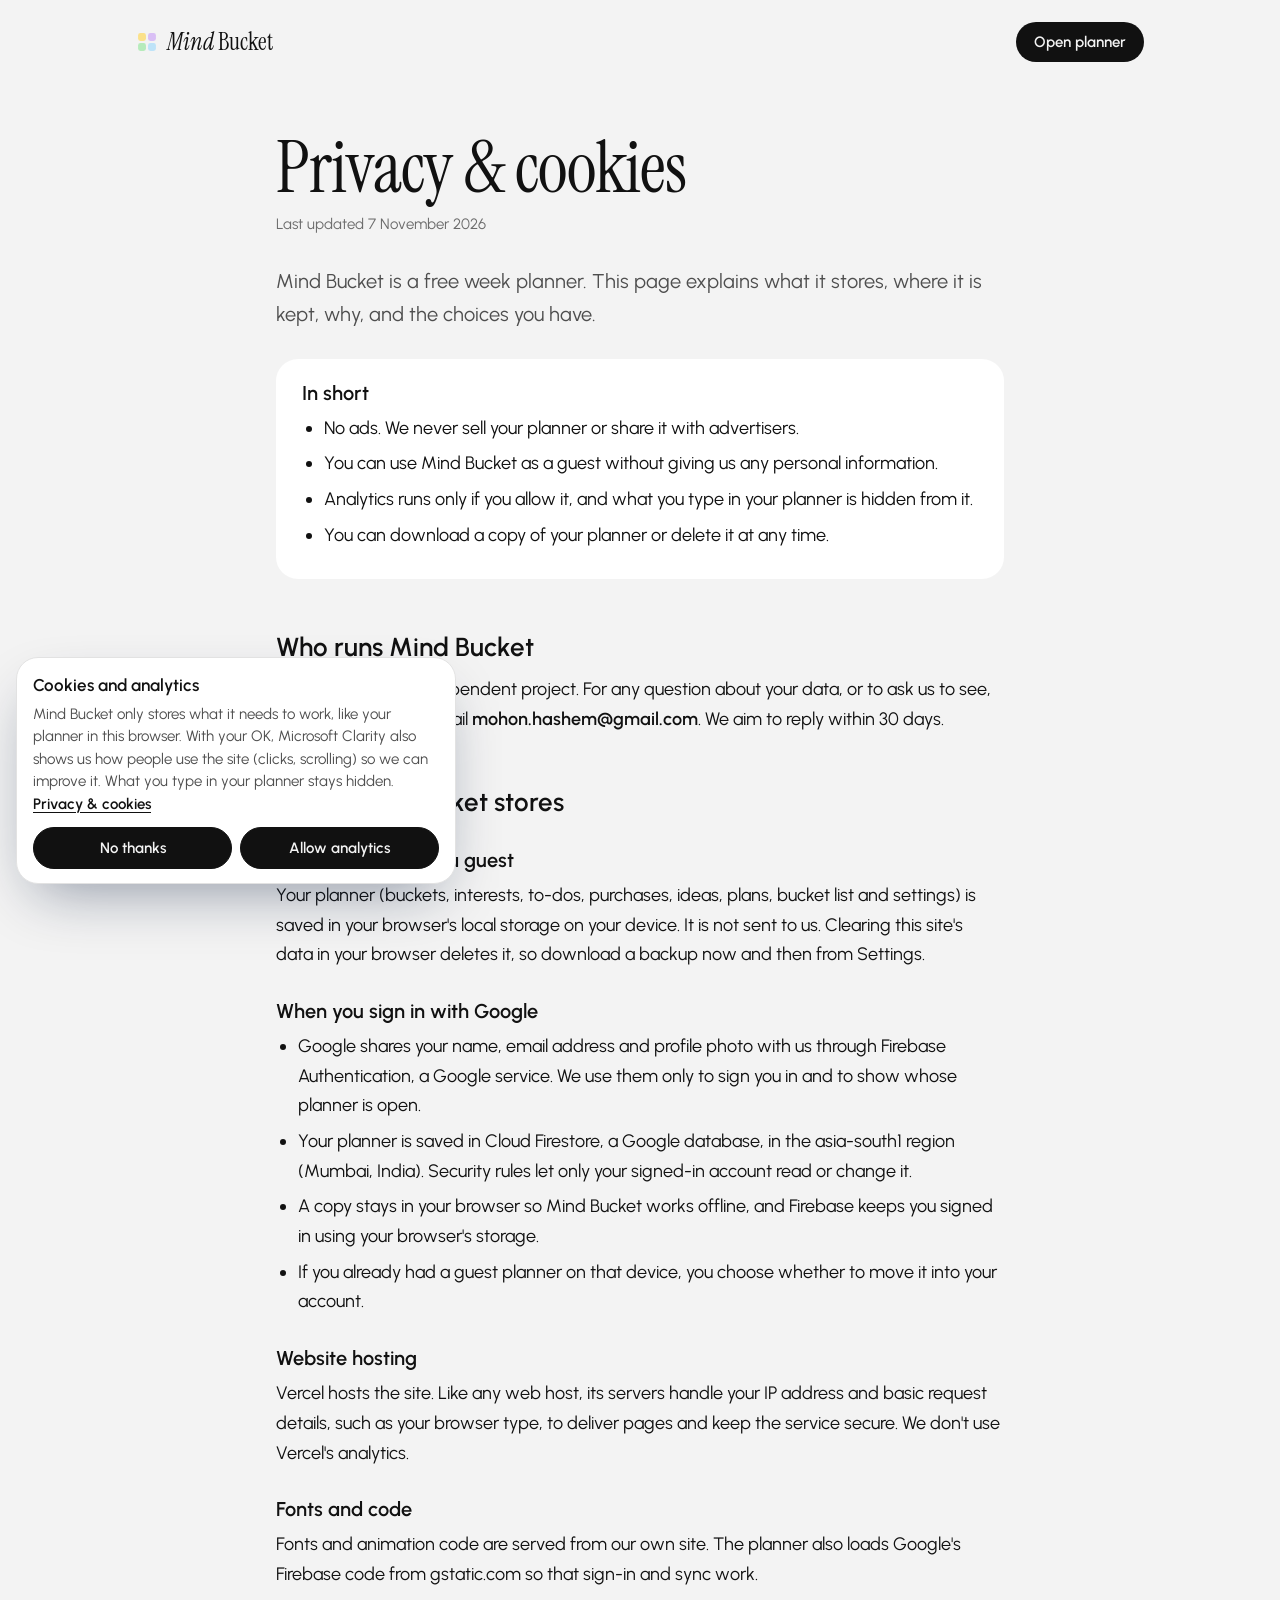
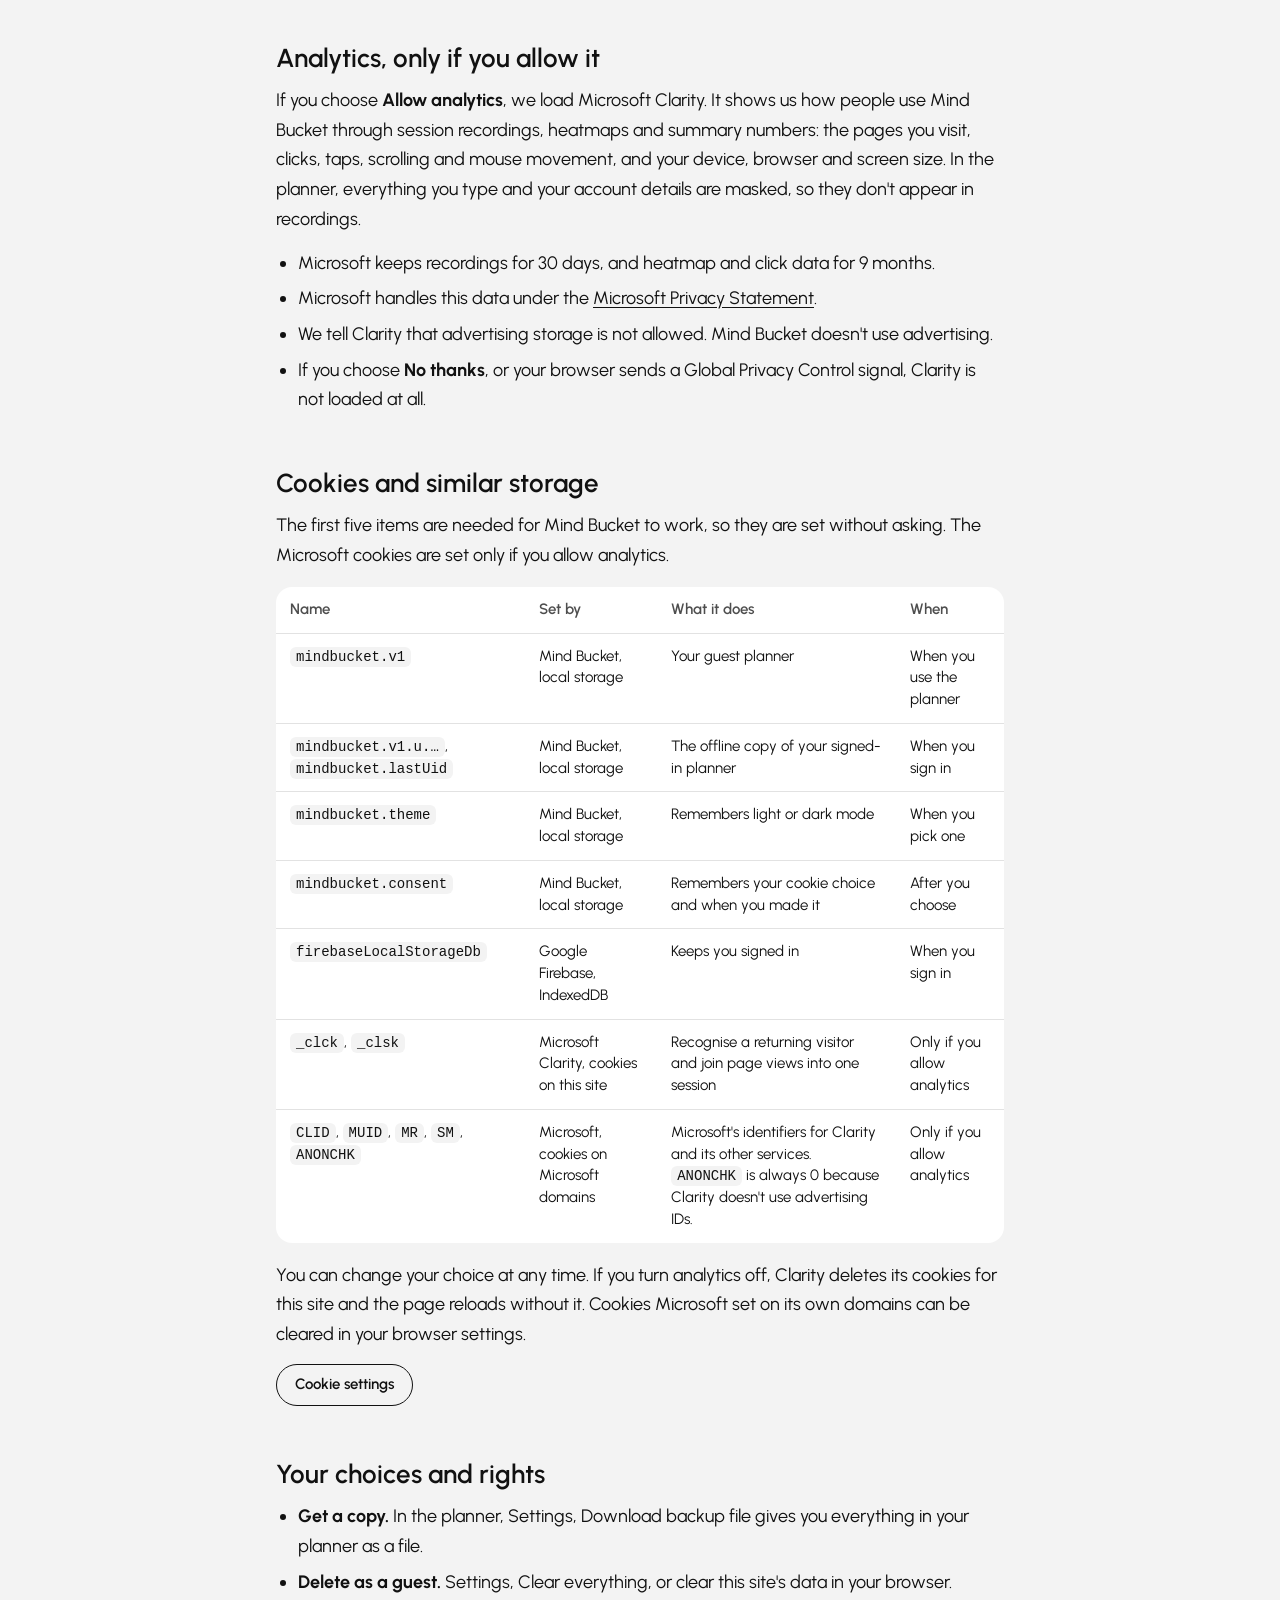
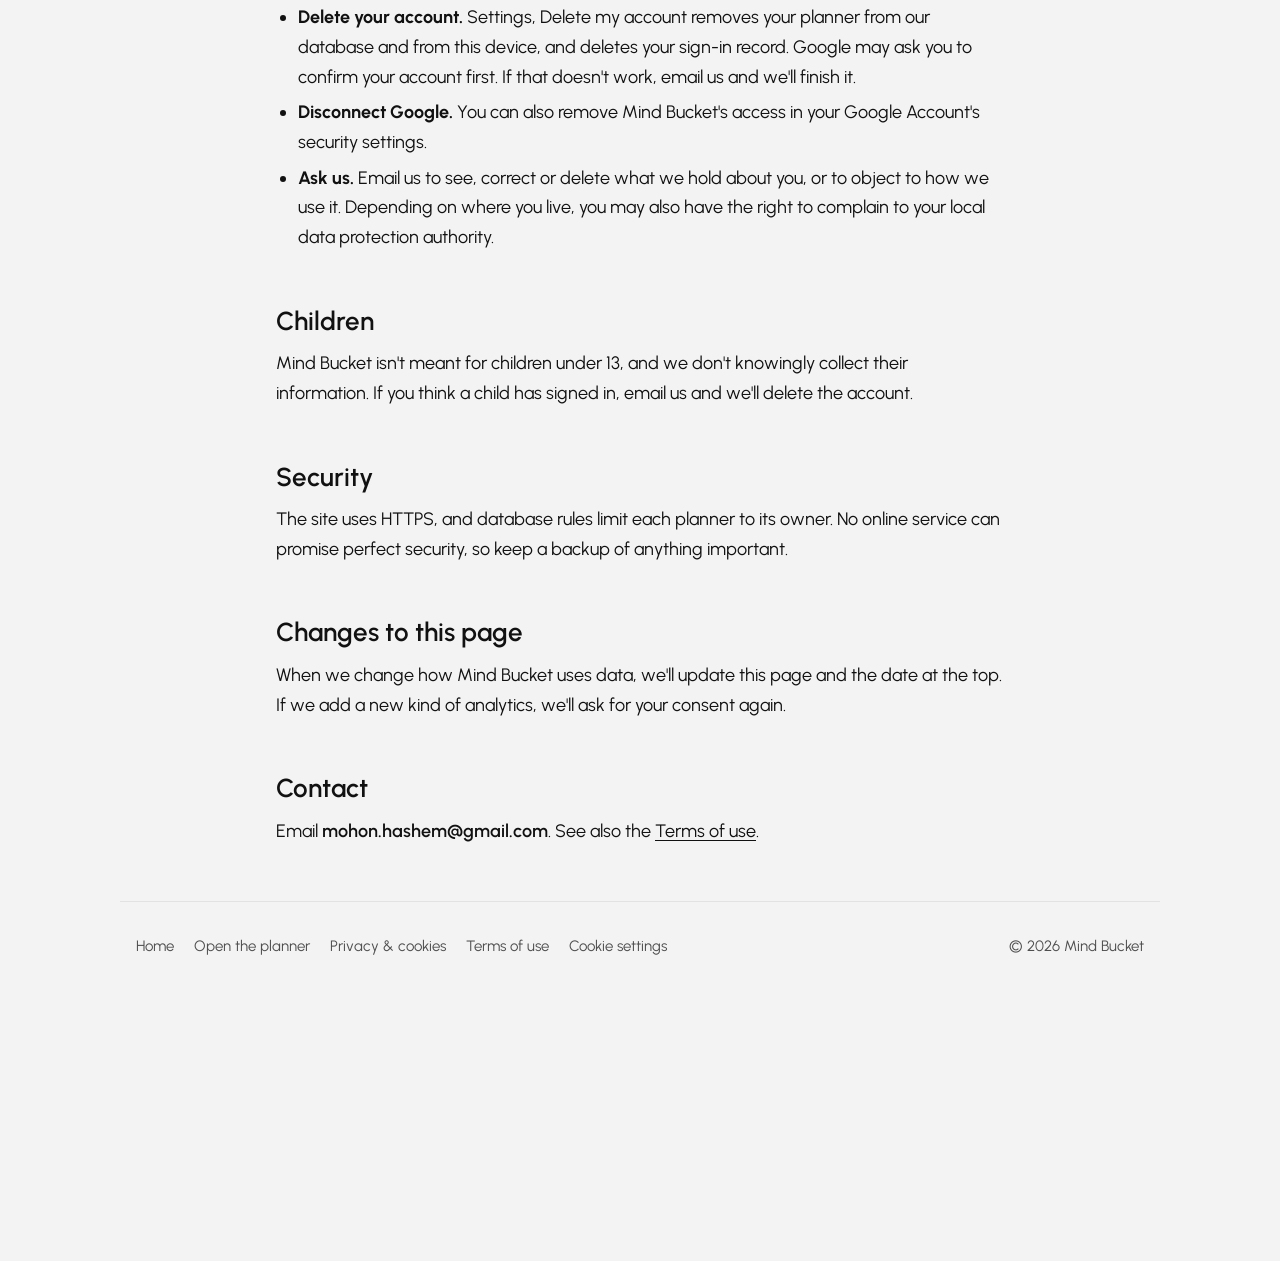
<file: privacy.html>
<!doctype html>
<html lang="en">
<head>
<meta charset="utf-8">
<meta name="viewport" content="width=device-width, initial-scale=1, viewport-fit=cover">
<title>Privacy & cookies · Mind Bucket</title>
<meta name="description" content="What Mind Bucket stores, where it is kept, how optional analytics works, and how to download or delete your data.">
<link rel="icon" href="/favicon.svg" type="image/svg+xml">
<link rel="canonical" href="https://mind-bucket.vercel.app/privacy">
<script>try{var t=localStorage.getItem('mindbucket.theme');if(t==='light'||t==='dark')document.documentElement.setAttribute('data-theme',t)}catch(e){}</script>
<script src="/consent.js"></script>
<link rel="stylesheet" href="/fonts/fonts.css">
<link rel="stylesheet" href="/legal.css">
</head>
<body>
<a class="skip" href="#main">Skip to content</a>
<header class="bar">
  <a class="brand" href="/?home"><svg viewBox="0 0 64 64" aria-hidden="true"><rect x="6" y="6" width="23" height="23" rx="7" fill="#FBE18A"/><rect x="35" y="6" width="23" height="23" rx="7" fill="#D9BFF5"/><rect x="6" y="35" width="23" height="23" rx="7" fill="#B6EBBB"/><rect x="35" y="35" width="23" height="23" rx="7" fill="#BEE3F8"/></svg><span><i>Mind</i> Bucket</span></a>
  <a class="open" href="/app">Open planner</a>
</header>

<main id="main">
  <h1>Privacy &amp; cookies</h1>
  <p class="updated">Last updated 7 November 2026</p>
  <p class="lead">Mind Bucket is a free week planner. This page explains what it stores, where it is kept, why, and the choices you have.</p>

  <section class="short" aria-labelledby="short">
    <h2 id="short">In short</h2>
    <ul>
      <li>No ads. We never sell your planner or share it with advertisers.</li>
      <li>You can use Mind Bucket as a guest without giving us any personal information.</li>
      <li>Analytics runs only if you allow it, and what you type in your planner is hidden from it.</li>
      <li>You can download a copy of your planner or delete it at any time.</li>
    </ul>
  </section>

  <h2 id="who">Who runs Mind Bucket</h2>
  <p>Mind Bucket is an independent project. For any question about your data, or to ask us to see, correct or delete it, email <span class="mail">mohon.hashem@gmail.com</span>. We aim to reply within 30 days.</p>

  <h2 id="stored">What Mind Bucket stores</h2>
  <h3>When you use it as a guest</h3>
  <p>Your planner (buckets, interests, to-dos, purchases, ideas, plans, bucket list and settings) is saved in your browser's local storage on your device. It is not sent to us. Clearing this site's data in your browser deletes it, so download a backup now and then from Settings.</p>
  <h3>When you sign in with Google</h3>
  <ul>
    <li>Google shares your name, email address and profile photo with us through Firebase Authentication, a Google service. We use them only to sign you in and to show whose planner is open.</li>
    <li>Your planner is saved in Cloud Firestore, a Google database, in the asia-south1 region (Mumbai, India). Security rules let only your signed-in account read or change it.</li>
    <li>A copy stays in your browser so Mind Bucket works offline, and Firebase keeps you signed in using your browser's storage.</li>
    <li>If you already had a guest planner on that device, you choose whether to move it into your account.</li>
  </ul>
  <h3>Website hosting</h3>
  <p>Vercel hosts the site. Like any web host, its servers handle your IP address and basic request details, such as your browser type, to deliver pages and keep the service secure. We don't use Vercel's analytics.</p>
  <h3>Fonts and code</h3>
  <p>Fonts and animation code are served from our own site. The planner also loads Google's Firebase code from gstatic.com so that sign-in and sync work.</p>

  <h2 id="analytics">Analytics, only if you allow it</h2>
  <p>If you choose <b>Allow analytics</b>, we load Microsoft Clarity. It shows us how people use Mind Bucket through session recordings, heatmaps and summary numbers: the pages you visit, clicks, taps, scrolling and mouse movement, and your device, browser and screen size. In the planner, everything you type and your account details are masked, so they don't appear in recordings.</p>
  <ul>
    <li>Microsoft keeps recordings for 30 days, and heatmap and click data for 9 months.</li>
    <li>Microsoft handles this data under the <a href="https://privacy.microsoft.com/privacystatement" rel="noopener">Microsoft Privacy Statement</a>.</li>
    <li>We tell Clarity that advertising storage is not allowed. Mind Bucket doesn't use advertising.</li>
    <li>If you choose <b>No thanks</b>, or your browser sends a Global Privacy Control signal, Clarity is not loaded at all.</li>
  </ul>

  <h2 id="cookies">Cookies and similar storage</h2>
  <p>The first five items are needed for Mind Bucket to work, so they are set without asking. The Microsoft cookies are set only if you allow analytics.</p>
  <div class="tablewrap" role="region" aria-label="Cookies and storage" tabindex="0">
    <table>
      <thead><tr><th scope="col">Name</th><th scope="col">Set by</th><th scope="col">What it does</th><th scope="col">When</th></tr></thead>
      <tbody>
        <tr><td><code>mindbucket.v1</code></td><td>Mind Bucket, local storage</td><td>Your guest planner</td><td>When you use the planner</td></tr>
        <tr><td><code>mindbucket.v1.u.…</code>, <code>mindbucket.lastUid</code></td><td>Mind Bucket, local storage</td><td>The offline copy of your signed-in planner</td><td>When you sign in</td></tr>
        <tr><td><code>mindbucket.theme</code></td><td>Mind Bucket, local storage</td><td>Remembers light or dark mode</td><td>When you pick one</td></tr>
        <tr><td><code>mindbucket.consent</code></td><td>Mind Bucket, local storage</td><td>Remembers your cookie choice and when you made it</td><td>After you choose</td></tr>
        <tr><td><code>firebaseLocalStorageDb</code></td><td>Google Firebase, IndexedDB</td><td>Keeps you signed in</td><td>When you sign in</td></tr>
        <tr><td><code>_clck</code>, <code>_clsk</code></td><td>Microsoft Clarity, cookies on this site</td><td>Recognise a returning visitor and join page views into one session</td><td>Only if you allow analytics</td></tr>
        <tr><td><code>CLID</code>, <code>MUID</code>, <code>MR</code>, <code>SM</code>, <code>ANONCHK</code></td><td>Microsoft, cookies on Microsoft domains</td><td>Microsoft's identifiers for Clarity and its other services. <code>ANONCHK</code> is always 0 because Clarity doesn't use advertising IDs.</td><td>Only if you allow analytics</td></tr>
      </tbody>
    </table>
  </div>
  <p>You can change your choice at any time. If you turn analytics off, Clarity deletes its cookies for this site and the page reloads without it. Cookies Microsoft set on its own domains can be cleared in your browser settings.</p>
  <p><button type="button" class="btn" data-consent-open>Cookie settings</button></p>

  <h2 id="rights">Your choices and rights</h2>
  <ul>
    <li><b>Get a copy.</b> In the planner, Settings, Download backup file gives you everything in your planner as a file.</li>
    <li><b>Delete as a guest.</b> Settings, Clear everything, or clear this site's data in your browser.</li>
    <li><b>Delete your account.</b> Settings, Delete my account removes your planner from our database and from this device, and deletes your sign-in record. Google may ask you to confirm your account first. If that doesn't work, email us and we'll finish it.</li>
    <li><b>Disconnect Google.</b> You can also remove Mind Bucket's access in your Google Account's security settings.</li>
    <li><b>Ask us.</b> Email us to see, correct or delete what we hold about you, or to object to how we use it. Depending on where you live, you may also have the right to complain to your local data protection authority.</li>
  </ul>

  <h2 id="children">Children</h2>
  <p>Mind Bucket isn't meant for children under 13, and we don't knowingly collect their information. If you think a child has signed in, email us and we'll delete the account.</p>

  <h2 id="security">Security</h2>
  <p>The site uses HTTPS, and database rules limit each planner to its owner. No online service can promise perfect security, so keep a backup of anything important.</p>

  <h2 id="changes">Changes to this page</h2>
  <p>When we change how Mind Bucket uses data, we'll update this page and the date at the top. If we add a new kind of analytics, we'll ask for your consent again.</p>

  <h2 id="contact">Contact</h2>
  <p>Email <span class="mail">mohon.hashem@gmail.com</span>. See also the <a href="/terms">Terms of use</a>.</p>
</main>

<footer>
  <nav aria-label="Footer"><a href="/?home">Home</a><a href="/app">Open the planner</a><a href="/privacy" aria-current="page">Privacy &amp; cookies</a><a href="/terms">Terms of use</a><button type="button" data-consent-open>Cookie settings</button></nav>
  <span>© 2026 Mind Bucket</span>
</footer>
</body>
</html>
</file>
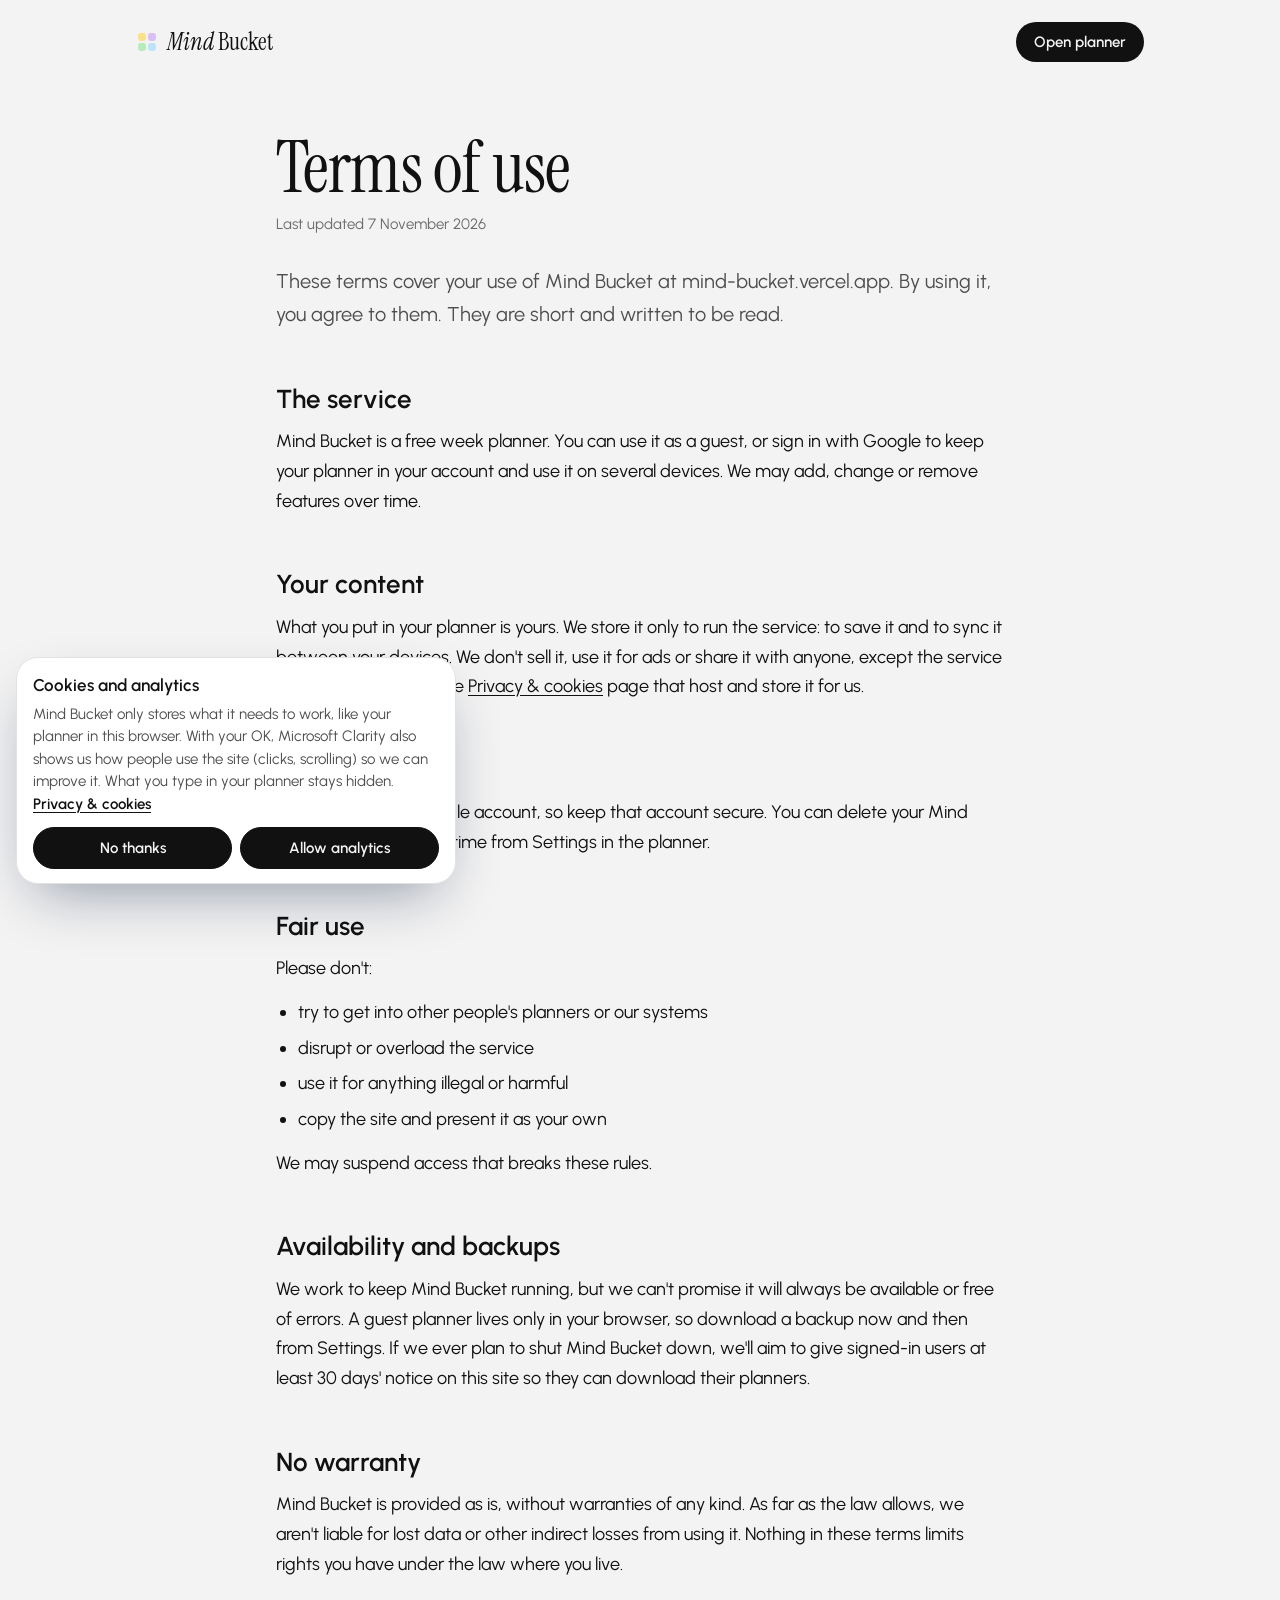
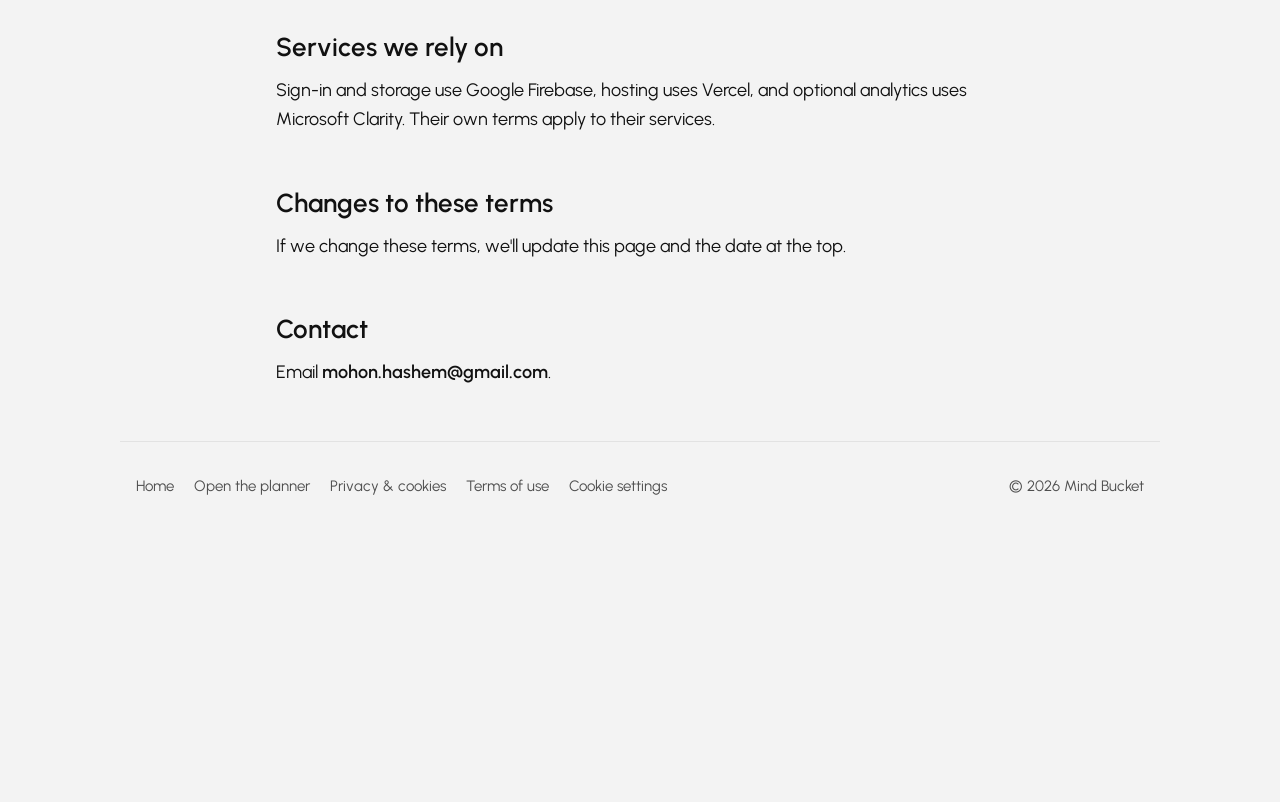
<file: terms.html>
<!doctype html>
<html lang="en">
<head>
<meta charset="utf-8">
<meta name="viewport" content="width=device-width, initial-scale=1, viewport-fit=cover">
<title>Terms of use · Mind Bucket</title>
<meta name="description" content="The plain-language terms for using Mind Bucket.">
<link rel="icon" href="/favicon.svg" type="image/svg+xml">
<link rel="canonical" href="https://mind-bucket.vercel.app/terms">
<script>try{var t=localStorage.getItem('mindbucket.theme');if(t==='light'||t==='dark')document.documentElement.setAttribute('data-theme',t)}catch(e){}</script>
<script src="/consent.js"></script>
<link rel="stylesheet" href="/fonts/fonts.css">
<link rel="stylesheet" href="/legal.css">
</head>
<body>
<a class="skip" href="#main">Skip to content</a>
<header class="bar">
  <a class="brand" href="/?home"><svg viewBox="0 0 64 64" aria-hidden="true"><rect x="6" y="6" width="23" height="23" rx="7" fill="#FBE18A"/><rect x="35" y="6" width="23" height="23" rx="7" fill="#D9BFF5"/><rect x="6" y="35" width="23" height="23" rx="7" fill="#B6EBBB"/><rect x="35" y="35" width="23" height="23" rx="7" fill="#BEE3F8"/></svg><span><i>Mind</i> Bucket</span></a>
  <a class="open" href="/app">Open planner</a>
</header>

<main id="main">
  <h1>Terms of use</h1>
  <p class="updated">Last updated 7 November 2026</p>
  <p class="lead">These terms cover your use of Mind Bucket at mind-bucket.vercel.app. By using it, you agree to them. They are short and written to be read.</p>

  <h2 id="service">The service</h2>
  <p>Mind Bucket is a free week planner. You can use it as a guest, or sign in with Google to keep your planner in your account and use it on several devices. We may add, change or remove features over time.</p>

  <h2 id="content">Your content</h2>
  <p>What you put in your planner is yours. We store it only to run the service: to save it and to sync it between your devices. We don't sell it, use it for ads or share it with anyone, except the service providers named on the <a href="/privacy">Privacy &amp; cookies</a> page that host and store it for us.</p>

  <h2 id="account">Your account</h2>
  <p>Sign-in uses your Google account, so keep that account secure. You can delete your Mind Bucket account at any time from Settings in the planner.</p>

  <h2 id="fair-use">Fair use</h2>
  <p>Please don't:</p>
  <ul>
    <li>try to get into other people's planners or our systems</li>
    <li>disrupt or overload the service</li>
    <li>use it for anything illegal or harmful</li>
    <li>copy the site and present it as your own</li>
  </ul>
  <p>We may suspend access that breaks these rules.</p>

  <h2 id="availability">Availability and backups</h2>
  <p>We work to keep Mind Bucket running, but we can't promise it will always be available or free of errors. A guest planner lives only in your browser, so download a backup now and then from Settings. If we ever plan to shut Mind Bucket down, we'll aim to give signed-in users at least 30 days' notice on this site so they can download their planners.</p>

  <h2 id="warranty">No warranty</h2>
  <p>Mind Bucket is provided as is, without warranties of any kind. As far as the law allows, we aren't liable for lost data or other indirect losses from using it. Nothing in these terms limits rights you have under the law where you live.</p>

  <h2 id="third-parties">Services we rely on</h2>
  <p>Sign-in and storage use Google Firebase, hosting uses Vercel, and optional analytics uses Microsoft Clarity. Their own terms apply to their services.</p>

  <h2 id="changes">Changes to these terms</h2>
  <p>If we change these terms, we'll update this page and the date at the top.</p>

  <h2 id="contact">Contact</h2>
  <p>Email <span class="mail">mohon.hashem@gmail.com</span>.</p>
</main>

<footer>
  <nav aria-label="Footer"><a href="/?home">Home</a><a href="/app">Open the planner</a><a href="/privacy">Privacy &amp; cookies</a><a href="/terms" aria-current="page">Terms of use</a><button type="button" data-consent-open>Cookie settings</button></nav>
  <span>© 2026 Mind Bucket</span>
</footer>
</body>
</html>
</file>
<file: fonts/fonts.css>
/* Urbanist and Instrument Serif (SIL Open Font License 1.1), served from this site so no visitor data goes to a font service. */
@font-face{font-family:"Urbanist";font-style:normal;font-weight:300;font-display:swap;src:url(/fonts/urbanist-latin-300-normal.woff2) format("woff2")}
@font-face{font-family:"Urbanist";font-style:normal;font-weight:400;font-display:swap;src:url(/fonts/urbanist-latin-400-normal.woff2) format("woff2")}
@font-face{font-family:"Urbanist";font-style:normal;font-weight:500;font-display:swap;src:url(/fonts/urbanist-latin-500-normal.woff2) format("woff2")}
@font-face{font-family:"Urbanist";font-style:normal;font-weight:600;font-display:swap;src:url(/fonts/urbanist-latin-600-normal.woff2) format("woff2")}
@font-face{font-family:"Urbanist";font-style:normal;font-weight:700;font-display:swap;src:url(/fonts/urbanist-latin-700-normal.woff2) format("woff2")}
@font-face{font-family:"Instrument Serif";font-style:normal;font-weight:400;font-display:swap;src:url(/fonts/instrument-serif-latin-400-normal.woff2) format("woff2")}
@font-face{font-family:"Instrument Serif";font-style:italic;font-weight:400;font-display:swap;src:url(/fonts/instrument-serif-latin-400-italic.woff2) format("woff2")}
</file>
<file: legal.css>
/* Shared styles for the Privacy & cookies and Terms pages */
:root{
  color-scheme:light;
  --canvas:#F3F3F3; --surface:#FFFFFF; --line:#E2E2E2; --ink:#111111; --ink-2:#4E4E4E; --ink-3:#6B6B6B;
  --accent-bg:#E1F1FB; --accent-fg:#1D5F86;
  --font:"Urbanist",ui-sans-serif,system-ui,-apple-system,"Segoe UI",Roboto,sans-serif;
  --serif:"Instrument Serif",ui-serif,Georgia,"Times New Roman",serif;
}
@media (prefers-color-scheme: dark){
  :root:not([data-theme="light"]){color-scheme:dark;--canvas:#151515;--surface:#1F1F1F;--line:#2C2C2C;--ink:#F2F2F2;--ink-2:#BDBDBD;--ink-3:#8F8F8F;--accent-bg:#132A3A;--accent-fg:#A9D8F5}
}
:root[data-theme="dark"]{color-scheme:dark;--canvas:#151515;--surface:#1F1F1F;--line:#2C2C2C;--ink:#F2F2F2;--ink-2:#BDBDBD;--ink-3:#8F8F8F;--accent-bg:#132A3A;--accent-fg:#A9D8F5}
*,*::before,*::after{box-sizing:border-box}
html{background:var(--canvas)}
body{margin:0;background:var(--canvas);color:var(--ink);font:400 18px/1.65 var(--font);-webkit-font-smoothing:antialiased}
a{color:var(--ink);text-underline-offset:3px}
a:hover{color:var(--accent-fg)}
:focus-visible{outline:2px solid var(--ink);outline-offset:3px}
.skip{position:fixed;left:16px;top:-60px;z-index:50;background:var(--ink);color:var(--canvas);padding:10px 14px;border-radius:10px;text-decoration:none}
.skip:focus{top:16px}
.bar{display:flex;align-items:center;justify-content:space-between;gap:16px;width:min(1040px,100%);margin:0 auto;padding:22px max(16px,env(safe-area-inset-right,0px)) 22px max(16px,env(safe-area-inset-left,0px))}
.brand{display:flex;align-items:center;gap:9px;text-decoration:none;font:400 24px/1 var(--serif);color:var(--ink)}
.brand i{font-style:italic}
.brand svg{width:22px;height:22px}
.open{display:inline-flex;align-items:center;height:40px;padding:0 18px;border-radius:999px;background:var(--ink);color:var(--canvas);text-decoration:none;font:600 15px/1 var(--font)}
.open:hover{color:var(--canvas);opacity:.9}
main{width:min(760px,100%);margin:0 auto;padding:24px max(16px,env(safe-area-inset-right,0px)) 40px max(16px,env(safe-area-inset-left,0px))}
h1{margin:24px 0 8px;font:400 clamp(48px,8vw,72px)/1 var(--serif);letter-spacing:-.012em;text-wrap:balance}
.updated{margin:0 0 28px;color:var(--ink-3);font-size:15px}
.lead{font-size:20px;color:var(--ink-2);margin:0 0 28px;max-width:60ch}
h2{margin:52px 0 12px;font:600 26px/1.25 var(--font);text-wrap:balance;scroll-margin-top:24px}
h3{margin:28px 0 8px;font:600 20px/1.3 var(--font)}
p,ul{margin:0 0 14px;max-width:66ch}
ul{padding-left:22px}
li{margin:6px 0}
.short{background:var(--surface);border-radius:22px;padding:22px 26px;margin:0 0 8px}
.short h2{margin:0 0 8px;font-size:20px}
.short ul{margin:0}
.tablewrap{overflow-x:auto;margin:16px 0 18px;border-radius:16px;background:var(--surface)}
table{border-collapse:collapse;width:100%;min-width:620px;font-size:15px;line-height:1.45}
th,td{text-align:left;vertical-align:top;padding:12px 14px;border-bottom:1px solid var(--line)}
th{font-weight:600;color:var(--ink-2)}
tr:last-child td{border-bottom:0}
code{font:500 14px/1.4 ui-monospace,SFMono-Regular,Menlo,Consolas,monospace;background:var(--canvas);padding:2px 6px;border-radius:6px;white-space:nowrap}
.btn{display:inline-flex;align-items:center;height:42px;padding:0 18px;border-radius:999px;border:1.5px solid var(--ink);background:none;color:var(--ink);font:600 15px/1 var(--font);cursor:pointer}
.btn:hover{background:var(--ink);color:var(--canvas)}
.mail{font-weight:600;user-select:all}
footer{display:flex;flex-wrap:wrap;gap:8px 22px;align-items:center;justify-content:space-between;width:min(1040px,100%);margin:0 auto;padding:32px max(16px,env(safe-area-inset-right,0px)) 44px max(16px,env(safe-area-inset-left,0px));color:var(--ink-2);font-size:15px;border-top:1px solid var(--line)}
footer nav{display:flex;flex-wrap:wrap;gap:6px 20px}
footer a,footer button{color:var(--ink-2);text-decoration:none;background:none;border:0;padding:0;font:inherit;cursor:pointer}
footer a:hover,footer button:hover{color:var(--ink);text-decoration:underline}
</file>
